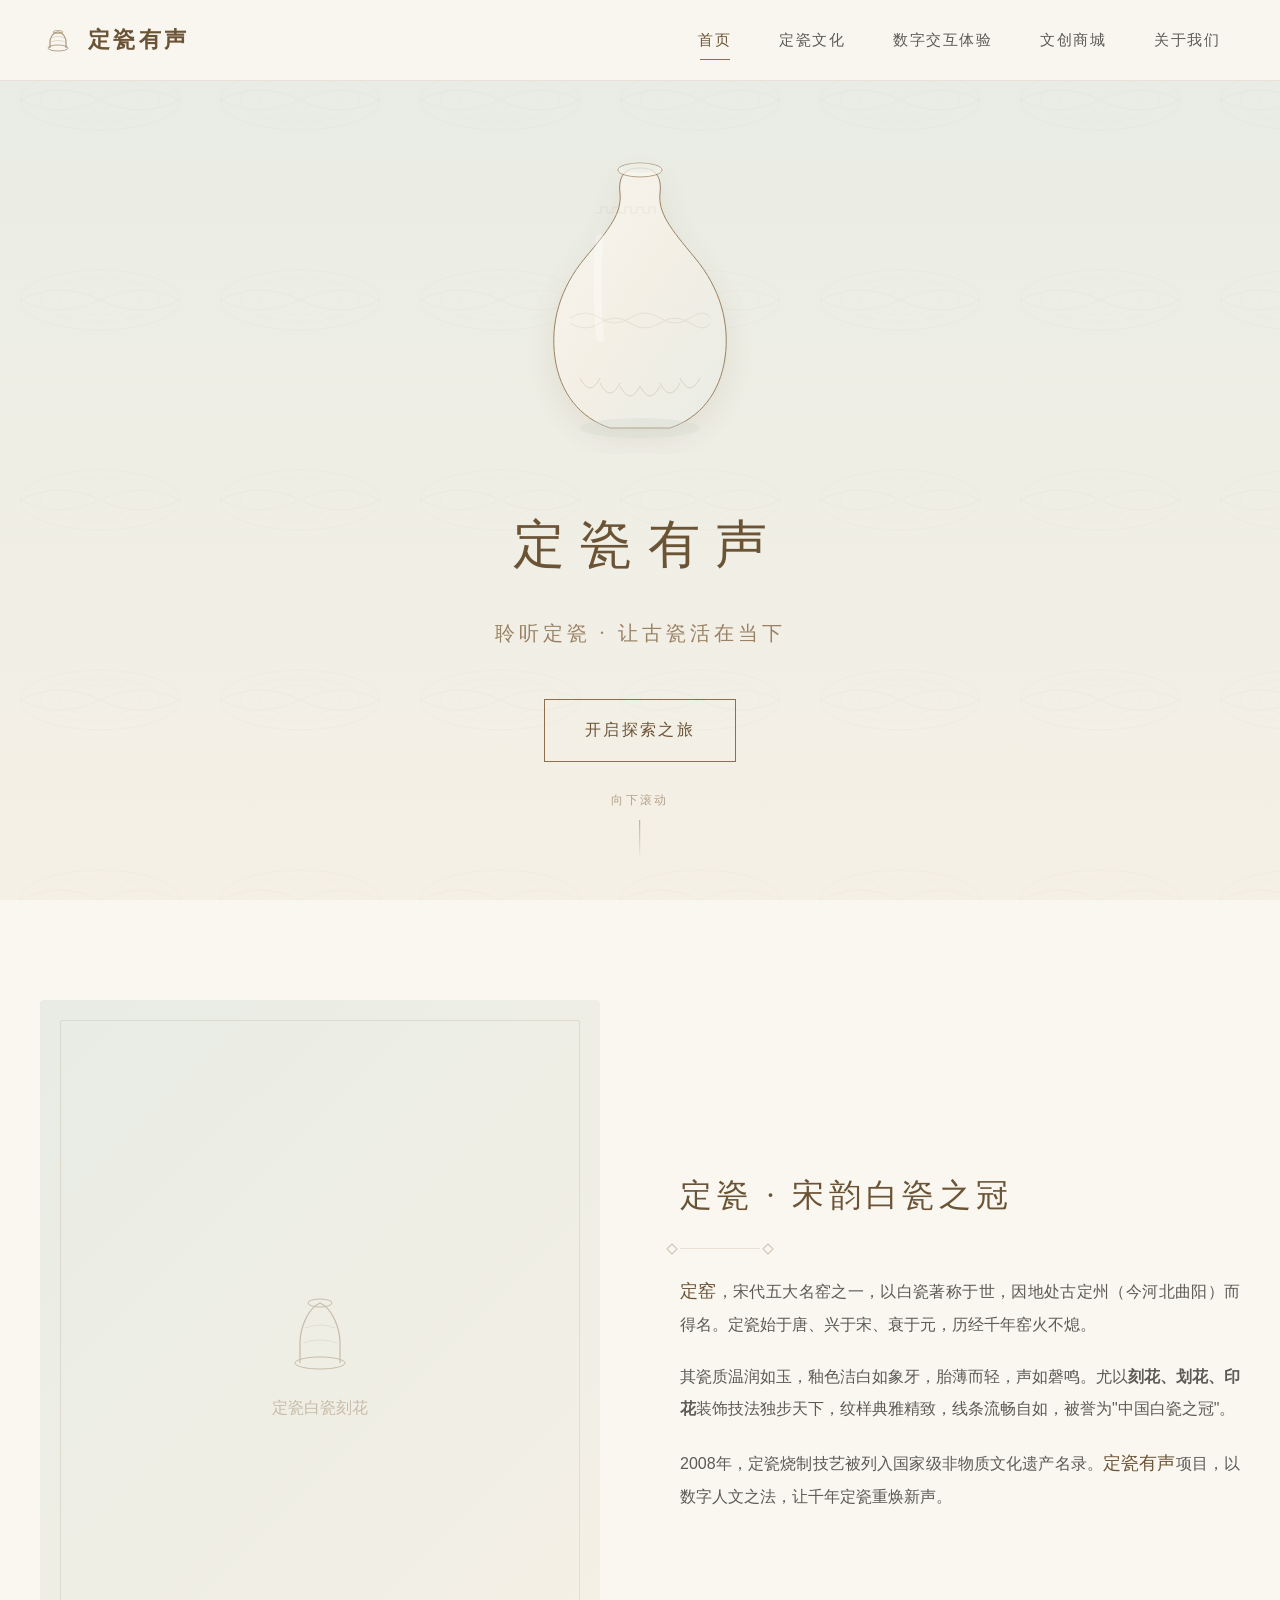
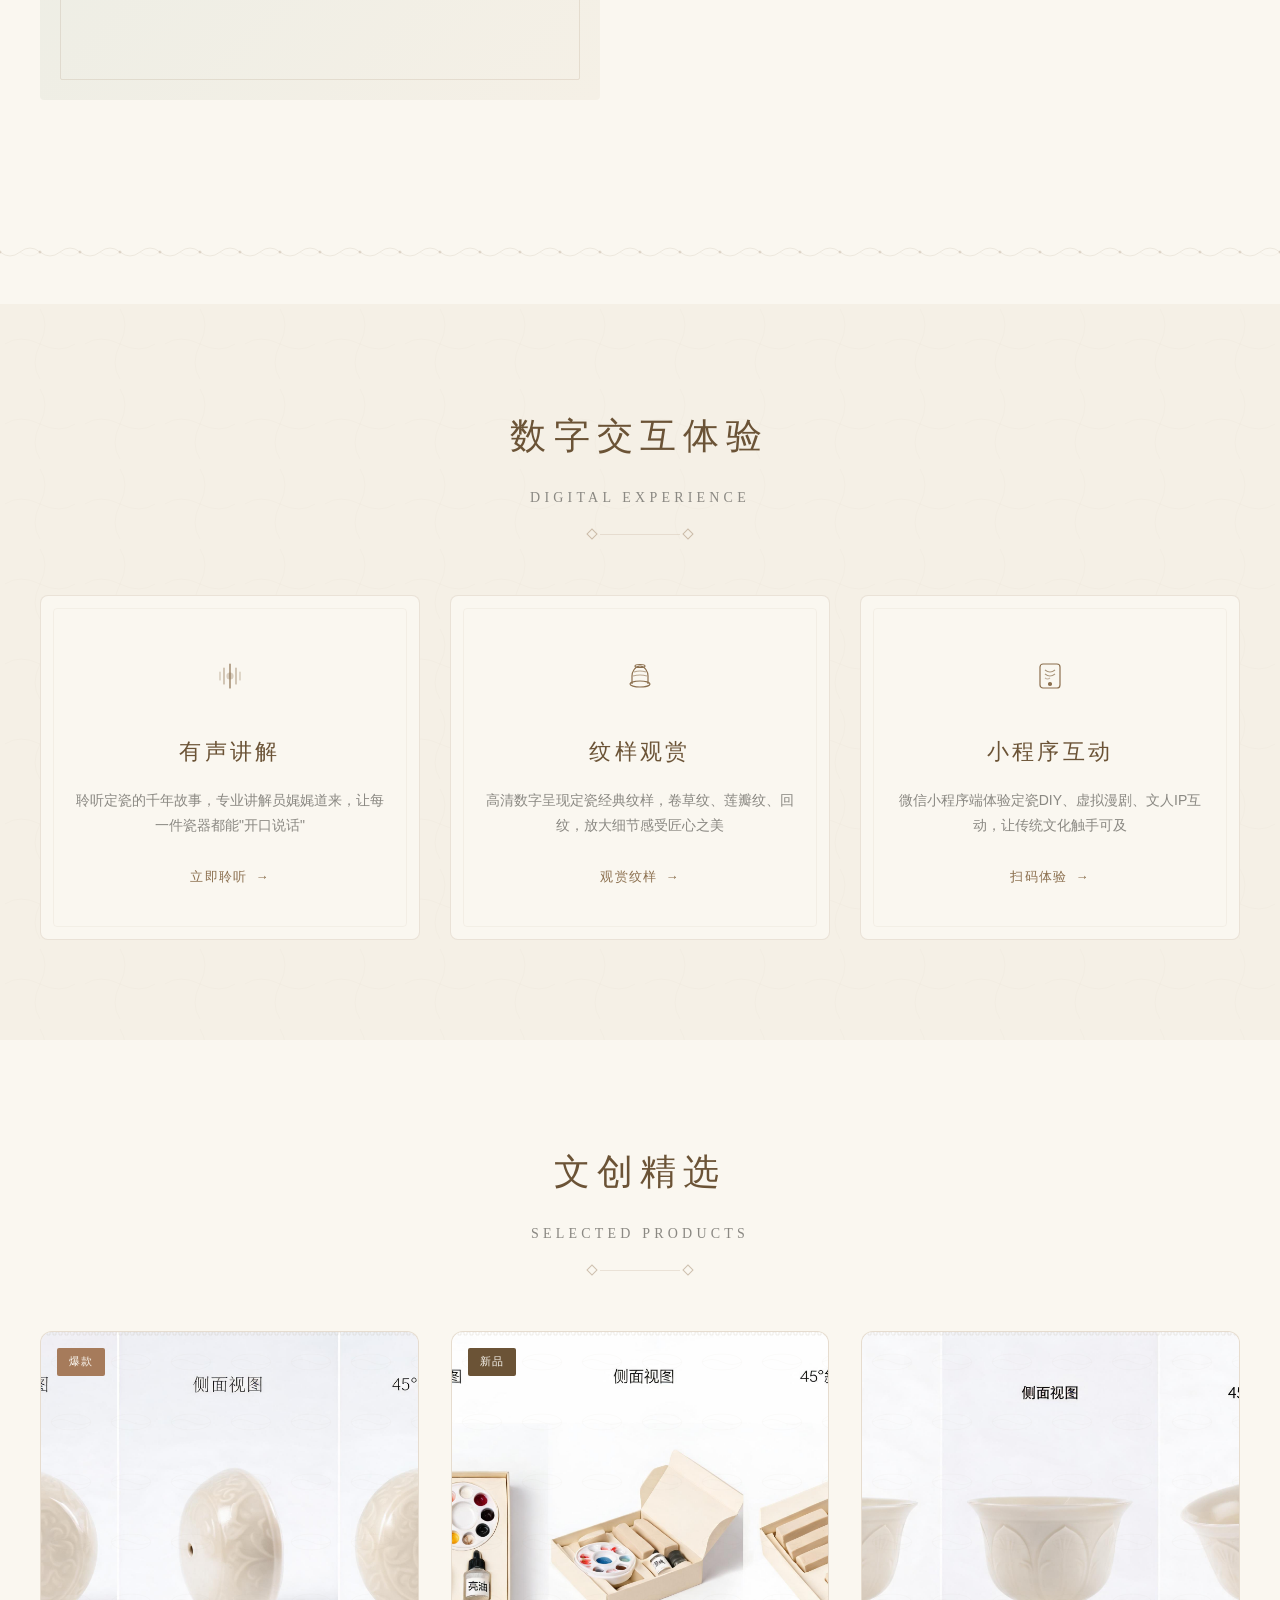
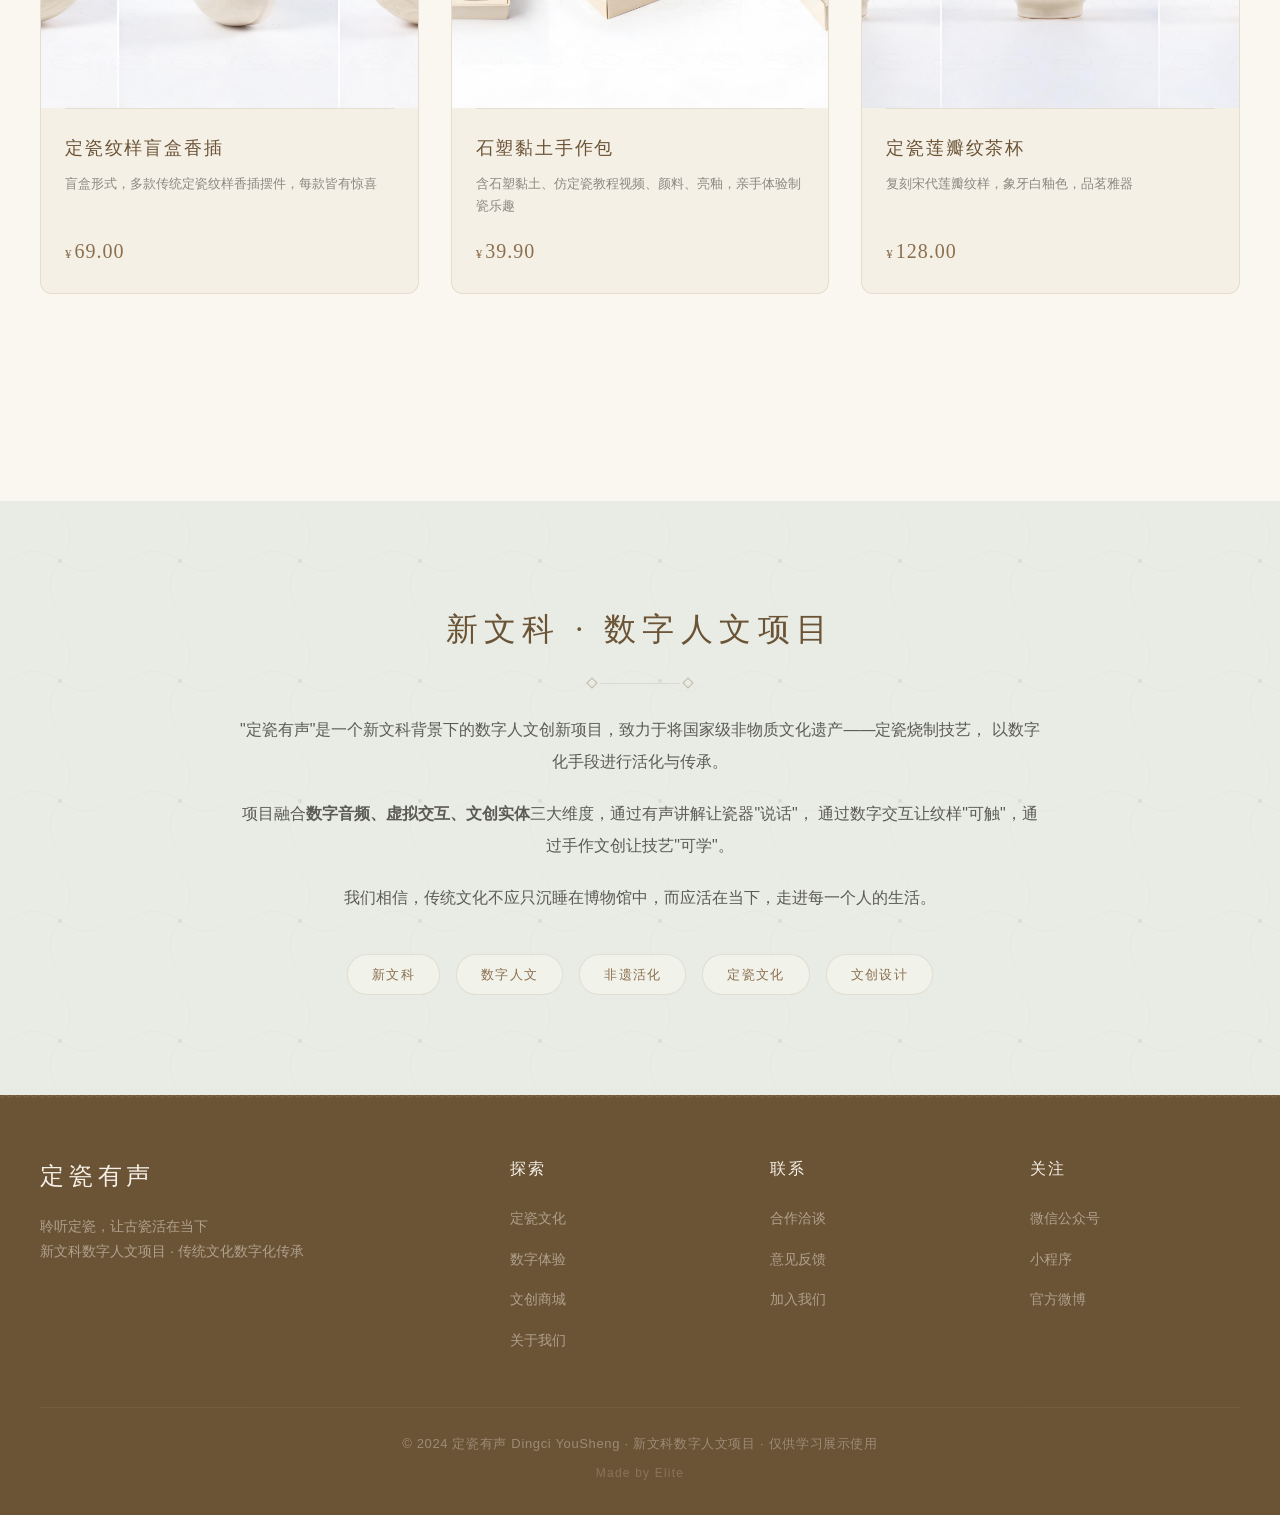
<file: index.html>
<!DOCTYPE html>
<html lang="zh-CN">
<head>
    <meta charset="UTF-8">
    <meta name="viewport" content="width=device-width, initial-scale=1.0">
    <title>定瓷有声 - 聆听定瓷，让古瓷活在当下</title>
    <meta name="description" content="定瓷有声 - 新文科数字人文项目，数字化活化定瓷非遗，传承宋代定瓷美学">
    <link rel="stylesheet" href="css/style.css">
</head>
<body>

    <!-- ========== 导航栏 ========== -->
    <nav class="navbar">
        <div class="nav-container">
            <a href="index.html" class="logo">
                <div class="logo-icon">
                    <svg width="32" height="32" viewBox="0 0 32 32" fill="none" xmlns="http://www.w3.org/2000/svg">
                        <ellipse cx="16" cy="24" rx="10" ry="3" stroke="#8B6F4E" stroke-width="1" opacity="0.6"/>
                        <path d="M8 24V18C8 14 11 8 16 8C21 8 24 14 24 18V24" stroke="#8B6F4E" stroke-width="1.2" fill="none" opacity="0.7"/>
                        <ellipse cx="16" cy="8" rx="5" ry="1.5" stroke="#8B6F4E" stroke-width="1" opacity="0.5"/>
                        <path d="M10 14C12 13 14 12.5 16 12.5C18 12.5 20 13 22 14" stroke="#8B6F4E" stroke-width="0.6" opacity="0.4"/>
                        <path d="M9 18C11.5 17 13.5 16.5 16 16.5C18.5 16.5 20.5 17 23 18" stroke="#8B6F4E" stroke-width="0.6" opacity="0.4"/>
                    </svg>
                </div>
                <span class="logo-text">定瓷有声</span>
            </a>
            <ul class="nav-links">
                <li><a href="index.html" class="active">首页</a></li>
                <li><a href="culture.html">定瓷文化</a></li>
                <li><a href="digital.html">数字交互体验</a></li>
                <li><a href="shop.html">文创商城</a></li>
                <li><a href="about.html">关于我们</a></li>
            </ul>
            <button class="menu-toggle" aria-label="菜单">
                <span></span>
                <span></span>
                <span></span>
            </button>
        </div>
    </nav>

    <!-- ========== 首屏 Hero ========== -->
    <section class="hero">
        <div class="hero-content">
            <div class="hero-vessel">
                <svg viewBox="0 0 280 320" fill="none" xmlns="http://www.w3.org/2000/svg">
                    <!-- 定瓷梅瓶剪影 -->
                    <defs>
                        <linearGradient id="vesselGrad" x1="0%" y1="0%" x2="100%" y2="100%">
                            <stop offset="0%" style="stop-color:#FAF7F0;stop-opacity:1" />
                            <stop offset="50%" style="stop-color:#F5F0E6;stop-opacity:1" />
                            <stop offset="100%" style="stop-color:#E8ECE4;stop-opacity:1" />
                        </linearGradient>
                        <filter id="vesselShadow" x="-20%" y="-10%" width="140%" height="120%">
                            <feDropShadow dx="0" dy="10" stdDeviation="15" flood-color="#8B6F4E" flood-opacity="0.15"/>
                        </filter>
                    </defs>
                    <!-- 瓶身 -->
                    <path d="M140 30 
                             C155 30 162 38 160 55
                             C158 75 170 90 195 120
                             C220 150 230 185 225 220
                             C220 255 200 280 170 290
                             L110 290
                             C80 280 60 255 55 220
                             C50 185 60 150 85 120
                             C110 90 122 75 120 55
                             C118 38 125 30 140 30 Z" 
                          fill="url(#vesselGrad)" 
                          stroke="#8B6F4E" 
                          stroke-width="1" 
                          opacity="0.85"
                          filter="url(#vesselShadow)"/>
                    <!-- 瓶口 -->
                    <ellipse cx="140" cy="32" rx="22" ry="7" fill="#FAF7F0" stroke="#8B6F4E" stroke-width="1" opacity="0.6"/>
                    <ellipse cx="140" cy="30" rx="18" ry="5" fill="#E8ECE4" opacity="0.5"/>
                    <!-- 底部椭圆 -->
                    <ellipse cx="140" cy="290" rx="60" ry="10" fill="#D4D9CF" opacity="0.4"/>
                    
                    <!-- 刻花纹样 - 莲瓣纹 -->
                    <g opacity="0.25" stroke="#8B6F4E" stroke-width="0.8" fill="none">
                        <path d="M80 240 Q90 260 100 240"/>
                        <path d="M100 245 Q110 265 120 245"/>
                        <path d="M120 248 Q130 268 140 248"/>
                        <path d="M140 248 Q150 268 160 248"/>
                        <path d="M160 245 Q170 265 180 245"/>
                        <path d="M180 240 Q190 260 200 240"/>
                    </g>
                    
                    <!-- 刻花纹样 - 卷草纹 -->
                    <g opacity="0.2" stroke="#8B6F4E" stroke-width="0.6" fill="none">
                        <path d="M70 180 Q85 170 100 180 Q115 190 130 180 Q145 170 160 180 Q175 190 190 180 Q205 170 210 180"/>
                        <path d="M70 185 Q85 195 100 185 Q115 175 130 185 Q145 195 160 185 Q175 175 190 185 Q205 195 210 185"/>
                    </g>
                    
                    <!-- 回纹边 -->
                    <g opacity="0.2" stroke="#8B6F4E" stroke-width="0.5" fill="none">
                        <path d="M95 75 h6 v-6 h6 v6 h6 v-6 h6 v6 h6 v-6 h6 v6 h6 v-6 h6 v6 h6 v-6 h6 v6"/>
                    </g>
                    
                    <!-- 高光 -->
                    <path d="M100 100 Q95 140 100 200" stroke="white" stroke-width="8" opacity="0.3" stroke-linecap="round"/>
                </svg>
            </div>
            <h1 class="hero-title">定瓷有声</h1>
            <p class="hero-subtitle">聆听定瓷 · 让古瓷活在当下</p>
            <a href="#intro" class="hero-cta">
                <span>开启探索之旅</span>
            </a>
        </div>
        <div class="hero-scroll-hint">
            <span>向下滚动</span>
            <div class="scroll-line"></div>
        </div>
    </section>

    <!-- ========== 板块1：定瓷文化简介 ========== -->
    <section class="section intro-section" id="intro">
        <div class="container">
            <div class="intro-grid">
                <div class="intro-image fade-in">
                    <div class="intro-image-placeholder">
                        <svg width="80" height="100" viewBox="0 0 80 100" fill="none" xmlns="http://www.w3.org/2000/svg">
                            <ellipse cx="40" cy="85" rx="25" ry="6" stroke="currentColor" stroke-width="1" fill="none"/>
                            <path d="M20 85 V65 C20 50 28 30 40 25 C52 30 60 50 60 65 V85" stroke="currentColor" stroke-width="1.2" fill="none"/>
                            <ellipse cx="40" cy="25" rx="12" ry="4" stroke="currentColor" stroke-width="1" fill="none"/>
                            <path d="M25 50 Q32 47 40 47 Q48 47 55 50" stroke="currentColor" stroke-width="0.5" opacity="0.6"/>
                            <path d="M23 65 Q31 62 40 62 Q49 62 57 65" stroke="currentColor" stroke-width="0.5" opacity="0.6"/>
                        </svg>
                        <span>定瓷白瓷刻花</span>
                    </div>
                </div>
                <div class="intro-text fade-in">
                    <h2>定瓷 · 宋韵白瓷之冠</h2>
                    <div class="section-divider" style="margin: 0 0 24px 0;"></div>
                    <p>
                        <span class="highlight">定窑</span>，宋代五大名窑之一，以白瓷著称于世，因地处古定州（今河北曲阳）而得名。定瓷始于唐、兴于宋、衰于元，历经千年窑火不熄。
                    </p>
                    <p>
                        其瓷质温润如玉，釉色洁白如象牙，胎薄而轻，声如磬鸣。尤以<b>刻花、划花、印花</b>装饰技法独步天下，纹样典雅精致，线条流畅自如，被誉为"中国白瓷之冠"。
                    </p>
                    <p>
                        2008年，定瓷烧制技艺被列入国家级非物质文化遗产名录。<span class="highlight">定瓷有声</span>项目，以数字人文之法，让千年定瓷重焕新声。
                    </p>
                </div>
            </div>
        </div>
    </section>

    <div class="pattern-scroll-divider"></div>

    <!-- ========== 板块2：数字体验入口 ========== -->
    <section class="section digital-entry-section">
        <div class="container">
            <div class="section-header fade-in">
                <h2 class="section-title">数字交互体验</h2>
                <p class="section-subtitle">DIGITAL EXPERIENCE</p>
                <div class="section-divider"></div>
            </div>
            <div class="digital-cards">
                <a href="digital.html#audio" class="digital-card fade-in">
                    <div class="digital-card-icon">
                        <svg width="32" height="32" viewBox="0 0 32 32" fill="none" stroke="currentColor" stroke-width="1.2">
                            <path d="M16 4 L16 28" stroke-linecap="round"/>
                            <path d="M10 8 L10 24" stroke-linecap="round" opacity="0.6"/>
                            <path d="M22 8 L22 24" stroke-linecap="round" opacity="0.6"/>
                            <path d="M6 12 L6 20" stroke-linecap="round" opacity="0.4"/>
                            <path d="M26 12 L26 20" stroke-linecap="round" opacity="0.4"/>
                            <circle cx="16" cy="16" r="3" fill="currentColor" opacity="0.3"/>
                        </svg>
                    </div>
                    <h3>有声讲解</h3>
                    <p>聆听定瓷的千年故事，专业讲解员娓娓道来，让每一件瓷器都能"开口说话"</p>
                    <span class="digital-card-link">立即聆听</span>
                </a>
                <a href="digital.html#patterns" class="digital-card fade-in" style="transition-delay: 0.1s;">
                    <div class="digital-card-icon">
                        <svg width="32" height="32" viewBox="0 0 32 32" fill="none" stroke="currentColor" stroke-width="1.2">
                            <ellipse cx="16" cy="24" rx="10" ry="3"/>
                            <path d="M8 24 V16 C8 12 11 6 16 6 C21 6 24 12 24 16 V24"/>
                            <ellipse cx="16" cy="6" rx="5" ry="1.5"/>
                            <path d="M10 12 Q13 11 16 11 Q19 11 22 12" opacity="0.6"/>
                            <path d="M9 16 Q12.5 15 16 15 Q19.5 15 23 16" opacity="0.6"/>
                        </svg>
                    </div>
                    <h3>纹样观赏</h3>
                    <p>高清数字呈现定瓷经典纹样，卷草纹、莲瓣纹、回纹，放大细节感受匠心之美</p>
                    <span class="digital-card-link">观赏纹样</span>
                </a>
                <a href="digital.html#miniprogram" class="digital-card fade-in" style="transition-delay: 0.2s;">
                    <div class="digital-card-icon">
                        <svg width="32" height="32" viewBox="0 0 32 32" fill="none" stroke="currentColor" stroke-width="1.2">
                            <rect x="6" y="4" width="20" height="24" rx="3"/>
                            <circle cx="16" cy="24" r="1.5" fill="currentColor"/>
                            <path d="M11 10 Q16 14 21 10" opacity="0.7"/>
                            <path d="M11 14 Q16 18 21 14" opacity="0.7"/>
                            <path d="M11 18 Q13.5 20 16 18" opacity="0.5"/>
                        </svg>
                    </div>
                    <h3>小程序互动</h3>
                    <p>微信小程序端体验定瓷DIY、虚拟漫剧、文人IP互动，让传统文化触手可及</p>
                    <span class="digital-card-link">扫码体验</span>
                </a>
            </div>
        </div>
    </section>

    <!-- ========== 板块3：文创产品精选 ========== -->
    <section class="section featured-products">
        <div class="container">
            <div class="section-header fade-in">
                <h2 class="section-title">文创精选</h2>
                <p class="section-subtitle">SELECTED PRODUCTS</p>
                <div class="section-divider"></div>
            </div>
            <div class="products-grid">
                <!-- 商品1 -->
                <a href="shop.html" class="product-card fade-in">
                    <span class="product-badge hot">爆款</span>
                    <div class="product-image">
                        <img src="assets/product-xiangcha.jpg" alt="定瓷纹样盲盒香插" style="width:100%; height:100%; object-fit:cover;">
                    </div>
                    <div class="product-info">
                        <h4 class="product-name">定瓷纹样盲盒香插</h4>
                        <p class="product-desc">盲盒形式，多款传统定瓷纹样香插摆件，每款皆有惊喜</p>
                        <div class="product-price"><span class="unit">¥</span>69.00</div>
                    </div>
                </a>
                <!-- 商品2 -->
                <a href="shop.html" class="product-card fade-in" style="transition-delay: 0.1s;">
                    <span class="product-badge new">新品</span>
                    <div class="product-image">
                        <img src="assets/product-diy.jpg" alt="石塑黏土手作包" style="width:100%; height:100%; object-fit:cover;">
                    </div>
                    <div class="product-info">
                        <h4 class="product-name">石塑黏土手作包</h4>
                        <p class="product-desc">含石塑黏土、仿定瓷教程视频、颜料、亮釉，亲手体验制瓷乐趣</p>
                        <div class="product-price"><span class="unit">¥</span>39.90</div>
                    </div>
                </a>
                <!-- 商品3 -->
                <a href="shop.html" class="product-card fade-in" style="transition-delay: 0.2s;">
                    <div class="product-image">
                        <img src="assets/product-teacup.jpg" alt="定瓷莲瓣纹茶杯" style="width:100%; height:100%; object-fit:cover;">
                    </div>
                    <div class="product-info">
                        <h4 class="product-name">定瓷莲瓣纹茶杯</h4>
                        <p class="product-desc">复刻宋代莲瓣纹样，象牙白釉色，品茗雅器</p>
                        <div class="product-price"><span class="unit">¥</span>128.00</div>
                    </div>
                </a>
            </div>
            <div class="more-products fade-in">
                <a href="shop.html">浏览全部商品 →</a>
            </div>
        </div>
    </section>

    <!-- ========== 板块4：项目介绍 ========== -->
    <section class="section project-section">
        <div class="container">
            <div class="project-content fade-in">
                <h2>新文科 · 数字人文项目</h2>
                <div class="section-divider"></div>
                <p style="margin-top: 30px;">
                    "定瓷有声"是一个新文科背景下的数字人文创新项目，致力于将国家级非物质文化遗产——定瓷烧制技艺，
                    以数字化手段进行活化与传承。
                </p>
                <p>
                    项目融合<b>数字音频、虚拟交互、文创实体</b>三大维度，通过有声讲解让瓷器"说话"，
                    通过数字交互让纹样"可触"，通过手作文创让技艺"可学"。
                </p>
                <p>
                    我们相信，传统文化不应只沉睡在博物馆中，而应活在当下，走进每一个人的生活。
                </p>
                <div class="project-tags">
                    <span class="project-tag">新文科</span>
                    <span class="project-tag">数字人文</span>
                    <span class="project-tag">非遗活化</span>
                    <span class="project-tag">定瓷文化</span>
                    <span class="project-tag">文创设计</span>
                </div>
            </div>
        </div>
    </section>

    <!-- ========== 页脚 ========== -->
    <footer class="footer">
        <div class="container">
            <div class="footer-content">
                <div class="footer-brand">
                    <h3>定瓷有声</h3>
                    <p>聆听定瓷，让古瓷活在当下<br>
                    新文科数字人文项目 · 传统文化数字化传承</p>
                </div>
                <div class="footer-col">
                    <h4>探索</h4>
                    <ul>
                        <li><a href="culture.html">定瓷文化</a></li>
                        <li><a href="digital.html">数字体验</a></li>
                        <li><a href="shop.html">文创商城</a></li>
                        <li><a href="about.html">关于我们</a></li>
                    </ul>
                </div>
                <div class="footer-col">
                    <h4>联系</h4>
                    <ul>
                        <li><a href="#">合作洽谈</a></li>
                        <li><a href="#">意见反馈</a></li>
                        <li><a href="#">加入我们</a></li>
                    </ul>
                </div>
                <div class="footer-col">
                    <h4>关注</h4>
                    <ul>
                        <li><a href="#">微信公众号</a></li>
                        <li><a href="#">小程序</a></li>
                        <li><a href="#">官方微博</a></li>
                    </ul>
                </div>
            </div>
            <div class="footer-bottom">
                <p>© 2024 定瓷有声 Dingci YouSheng · 新文科数字人文项目 · 仅供学习展示使用</p>
                <p style="margin-top: 8px; font-size: 12px; opacity: 0.6; letter-spacing: 0.1em;">Made by Elite</p>
            </div>
        </div>
    </footer>

    <script src="js/main.js"></script>
</body>
</html>
</file>
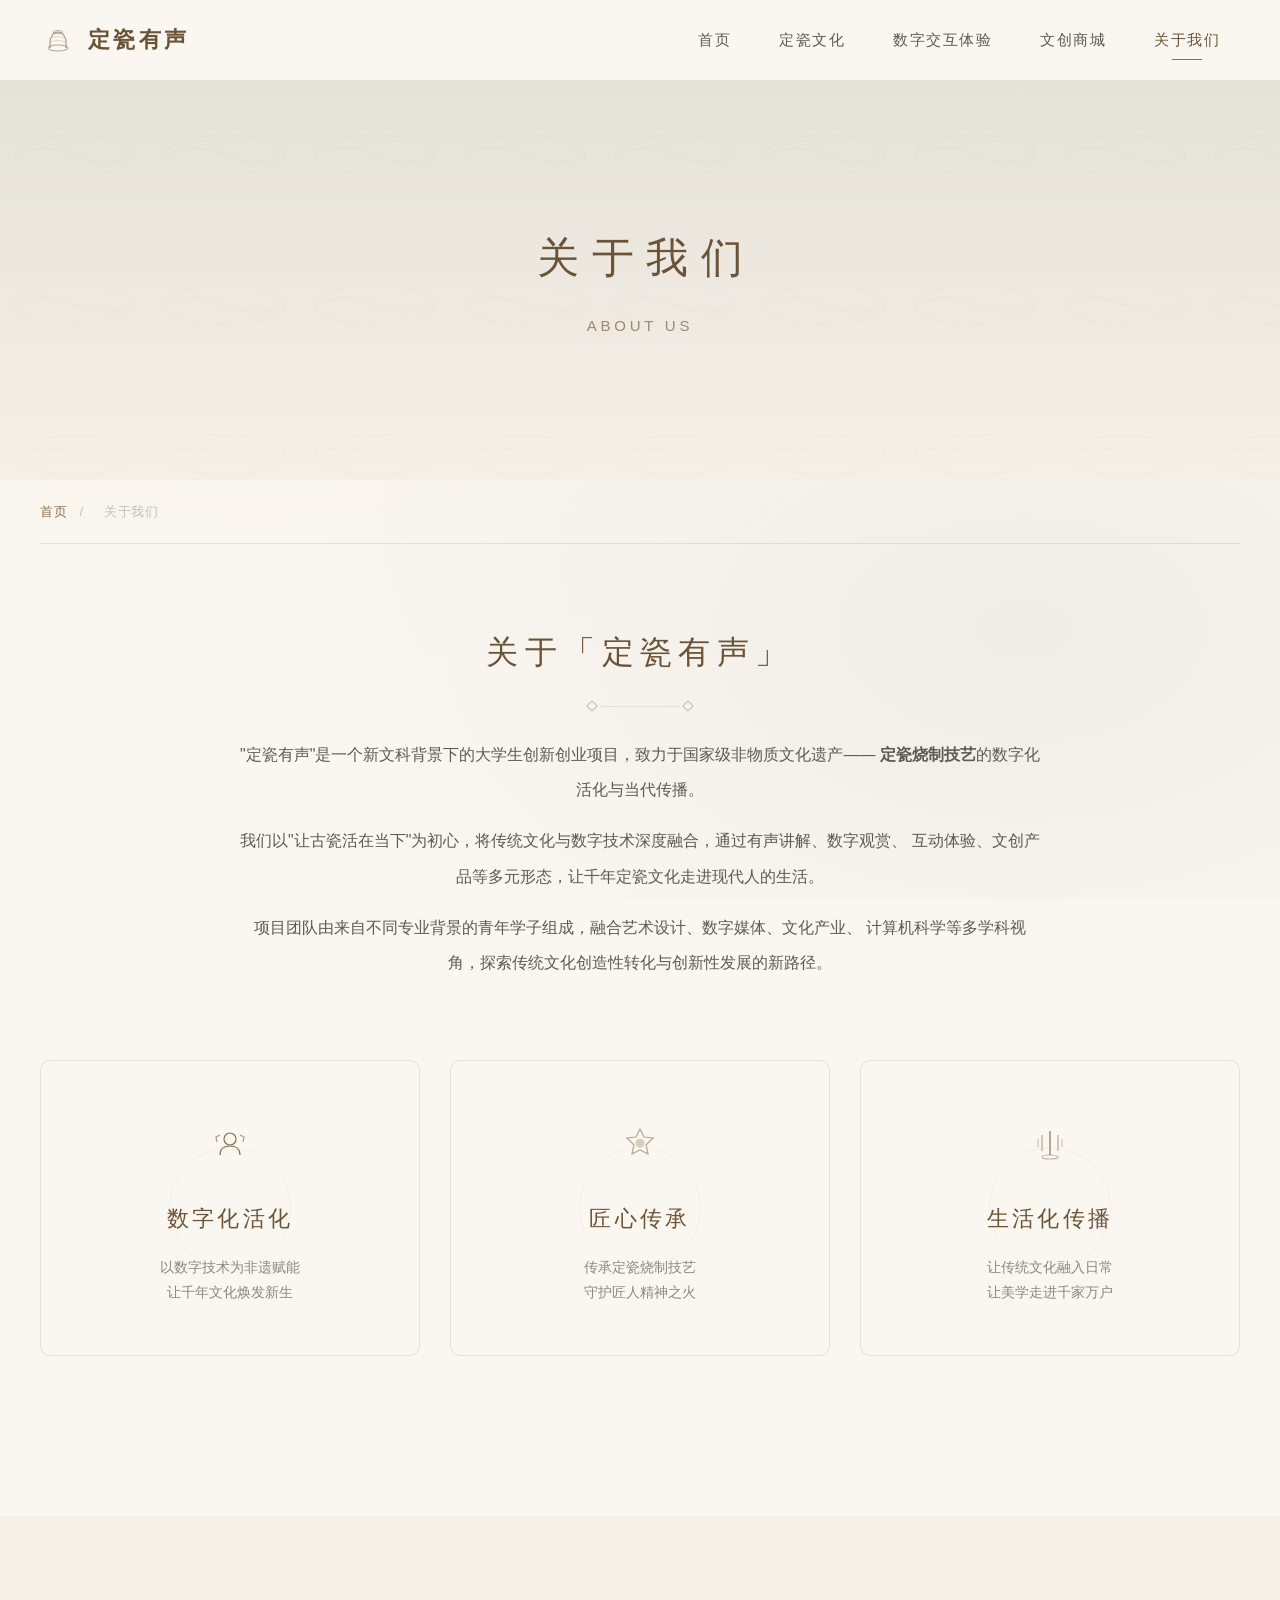
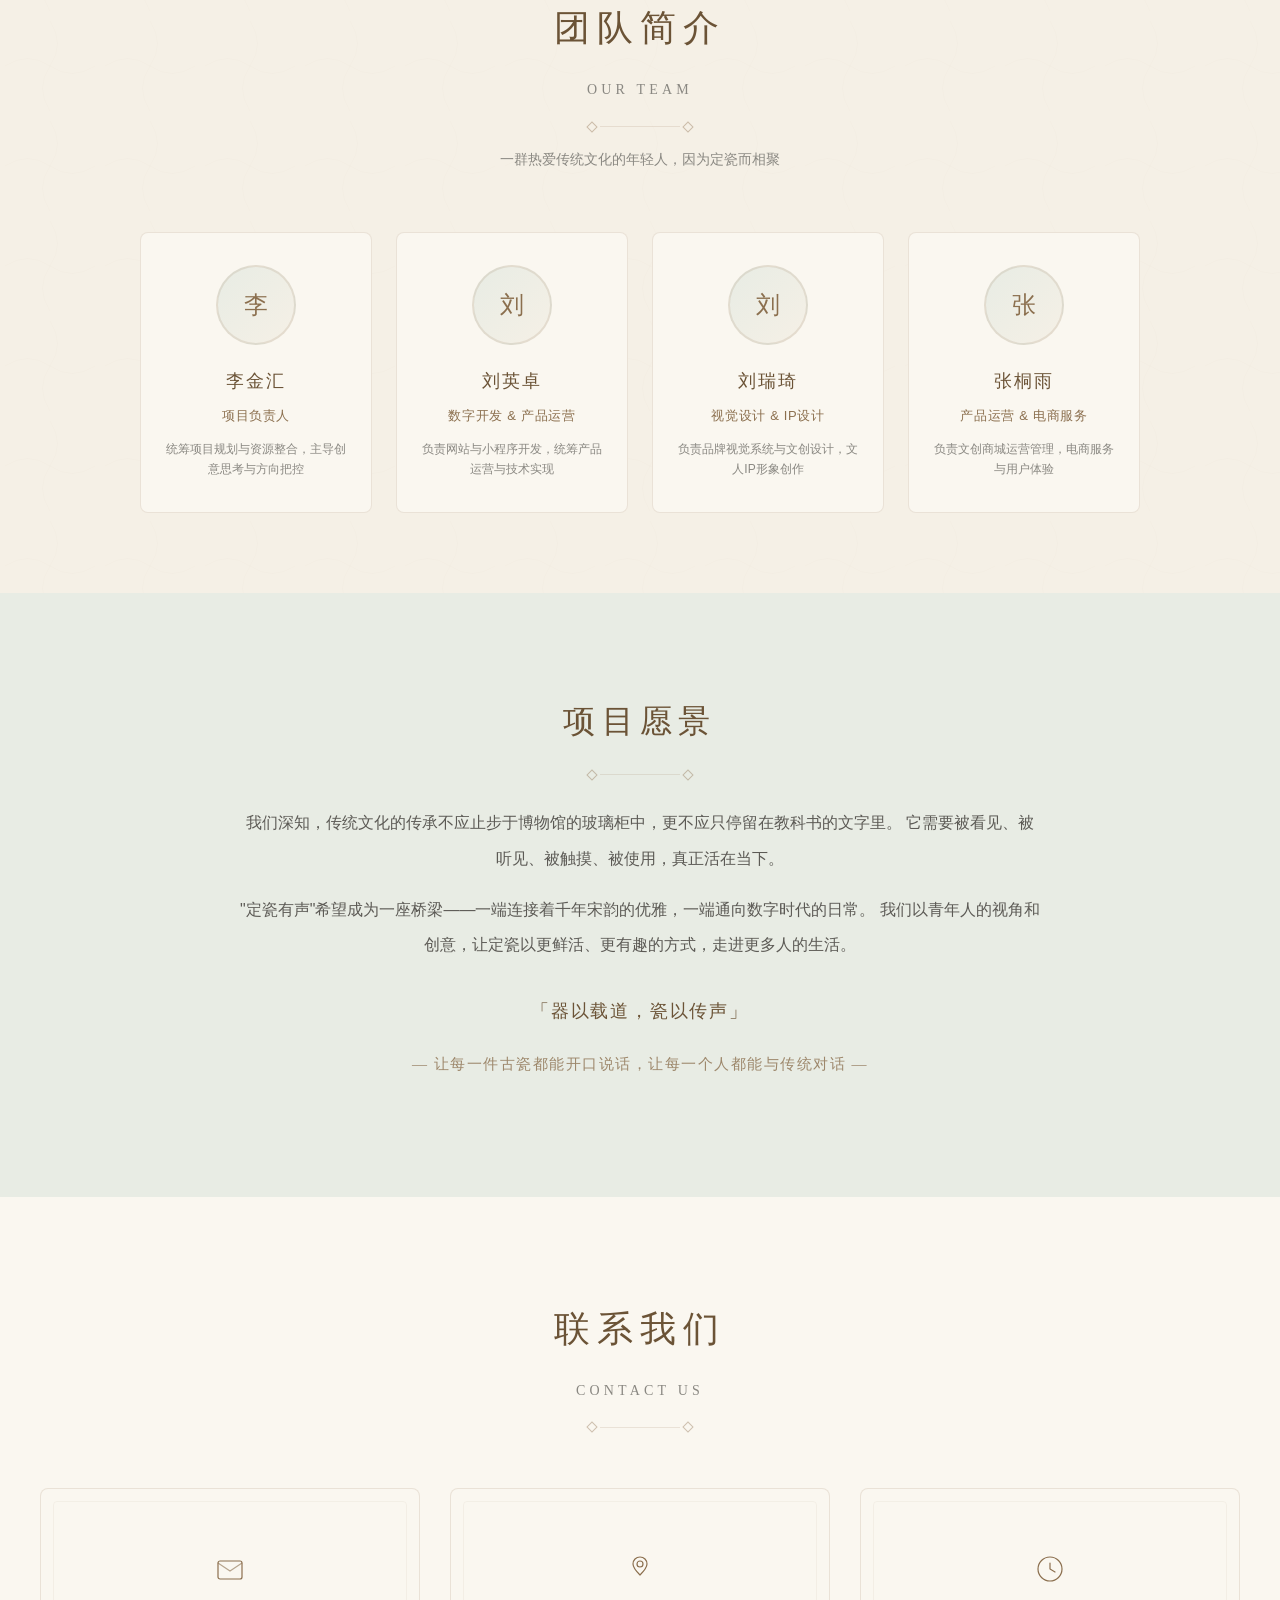
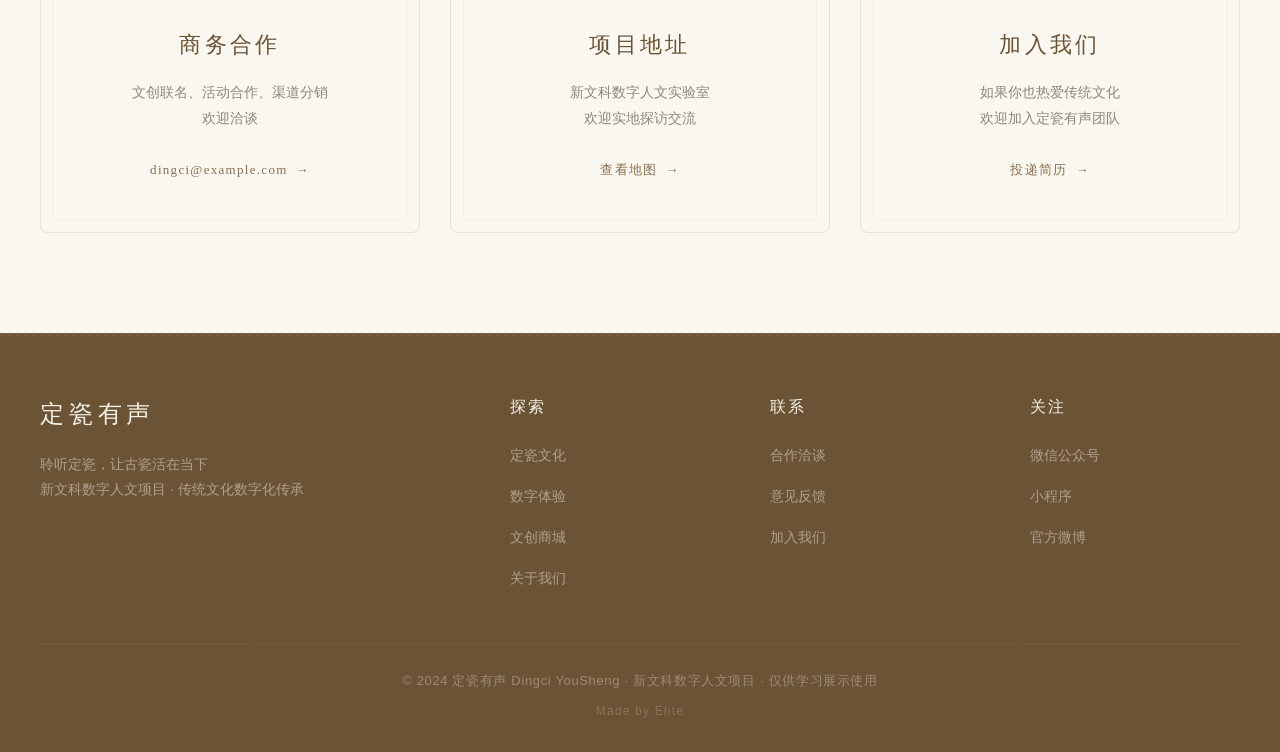
<file: about.html>
<!DOCTYPE html>
<html lang="zh-CN">
<head>
    <meta charset="UTF-8">
    <meta name="viewport" content="width=device-width, initial-scale=1.0">
    <title>关于我们 - 定瓷有声</title>
    <meta name="description" content="定瓷有声项目介绍、团队简介、项目愿景">
    <link rel="stylesheet" href="css/style.css">
</head>
<body>

    <!-- 导航栏 -->
    <nav class="navbar">
        <div class="nav-container">
            <a href="index.html" class="logo">
                <div class="logo-icon">
                    <svg width="32" height="32" viewBox="0 0 32 32" fill="none" xmlns="http://www.w3.org/2000/svg">
                        <ellipse cx="16" cy="24" rx="10" ry="3" stroke="#8B6F4E" stroke-width="1" opacity="0.6"/>
                        <path d="M8 24V18C8 14 11 8 16 8C21 8 24 14 24 18V24" stroke="#8B6F4E" stroke-width="1.2" fill="none" opacity="0.7"/>
                        <ellipse cx="16" cy="8" rx="5" ry="1.5" stroke="#8B6F4E" stroke-width="1" opacity="0.5"/>
                        <path d="M10 14C12 13 14 12.5 16 12.5C18 12.5 20 13 22 14" stroke="#8B6F4E" stroke-width="0.6" opacity="0.4"/>
                        <path d="M9 18C11.5 17 13.5 16.5 16 16.5C18.5 16.5 20.5 17 23 18" stroke="#8B6F4E" stroke-width="0.6" opacity="0.4"/>
                    </svg>
                </div>
                <span class="logo-text">定瓷有声</span>
            </a>
            <ul class="nav-links">
                <li><a href="index.html">首页</a></li>
                <li><a href="culture.html">定瓷文化</a></li>
                <li><a href="digital.html">数字交互体验</a></li>
                <li><a href="shop.html">文创商城</a></li>
                <li><a href="about.html" class="active">关于我们</a></li>
            </ul>
            <button class="menu-toggle" aria-label="菜单">
                <span></span>
                <span></span>
                <span></span>
            </button>
        </div>
    </nav>

    <!-- 页面Hero -->
    <section class="page-hero about-hero">
        <div class="page-hero-content">
            <h1 class="page-hero-title">关于我们</h1>
            <p class="page-hero-subtitle">ABOUT US</p>
        </div>
    </section>

    <!-- 面包屑 -->
    <div class="container">
        <div class="breadcrumb">
            <a href="index.html">首页</a>
            <span>/</span>
            <span>关于我们</span>
        </div>
    </div>

    <!-- 项目介绍 -->
    <section class="about-section">
        <div class="container">
            <div class="about-intro fade-in">
                <h2>关于「定瓷有声」</h2>
                <div class="section-divider"></div>
                <p style="margin-top: 30px;">
                    "定瓷有声"是一个新文科背景下的大学生创新创业项目，致力于国家级非物质文化遗产——
                    <b>定瓷烧制技艺</b>的数字化活化与当代传播。
                </p>
                <p>
                    我们以"让古瓷活在当下"为初心，将传统文化与数字技术深度融合，通过有声讲解、数字观赏、
                    互动体验、文创产品等多元形态，让千年定瓷文化走进现代人的生活。
                </p>
                <p>
                    项目团队由来自不同专业背景的青年学子组成，融合艺术设计、数字媒体、文化产业、
                    计算机科学等多学科视角，探索传统文化创造性转化与创新性发展的新路径。
                </p>
            </div>

            <!-- 愿景 -->
            <div class="vision-grid">
                <div class="vision-card fade-in">
                    <div class="vision-icon">
                        <svg width="36" height="36" viewBox="0 0 36 36" fill="none" stroke="currentColor" stroke-width="1.2">
                            <circle cx="18" cy="14" r="6"/>
                            <path d="M8 30 C8 24 12 21 18 21 C24 21 28 24 28 30"/>
                            <path d="M28 10 L32 12 L31 17" opacity="0.7"/>
                            <path d="M8 10 L4 12 L5 17" opacity="0.7"/>
                        </svg>
                    </div>
                    <h3>数字化活化</h3>
                    <p>以数字技术为非遗赋能<br>让千年文化焕发新生</p>
                </div>
                <div class="vision-card fade-in" style="transition-delay: 0.1s;">
                    <div class="vision-icon">
                        <svg width="36" height="36" viewBox="0 0 36 36" fill="none" stroke="currentColor" stroke-width="1.2">
                            <path d="M18 4 L22 12 L31 13 L24 20 L26 29 L18 25 L10 29 L12 20 L5 13 L14 12 Z" opacity="0.6"/>
                            <circle cx="18" cy="18" r="4" fill="currentColor" opacity="0.3"/>
                        </svg>
                    </div>
                    <h3>匠心传承</h3>
                    <p>传承定瓷烧制技艺<br>守护匠人精神之火</p>
                </div>
                <div class="vision-card fade-in" style="transition-delay: 0.2s;">
                    <div class="vision-icon">
                        <svg width="36" height="36" viewBox="0 0 36 36" fill="none" stroke="currentColor" stroke-width="1.2">
                            <path d="M18 6 L18 30"/>
                            <path d="M10 10 L10 26" opacity="0.6"/>
                            <path d="M26 10 L26 26" opacity="0.6"/>
                            <path d="M6 14 L6 22" opacity="0.4"/>
                            <path d="M30 14 L30 22" opacity="0.4"/>
                            <ellipse cx="18" cy="32" rx="8" ry="2" opacity="0.5"/>
                        </svg>
                    </div>
                    <h3>生活化传播</h3>
                    <p>让传统文化融入日常<br>让美学走进千家万户</p>
                </div>
            </div>
        </div>
    </section>

    <!-- 团队介绍 -->
    <section class="team-section">
        <div class="container">
            <div class="section-header fade-in">
                <h2 class="section-title">团队简介</h2>
                <p class="section-subtitle">OUR TEAM</p>
                <div class="section-divider"></div>
                <p style="max-width: 600px; margin: 20px auto 0; font-size: 14px; color: var(--light-ink); line-height: 1.8;">
                    一群热爱传统文化的年轻人，因为定瓷而相聚
                </p>
            </div>
            <div class="team-grid" style="grid-template-columns: repeat(4, 1fr); max-width: 1000px; margin: 0 auto;">
                <div class="team-member fade-in">
                    <div class="member-avatar">李</div>
                    <div class="member-name">李金汇</div>
                    <div class="member-role">项目负责人</div>
                    <div class="member-desc">统筹项目规划与资源整合，主导创意思考与方向把控</div>
                </div>
                <div class="team-member fade-in" style="transition-delay: 0.1s;">
                    <div class="member-avatar">刘</div>
                    <div class="member-name">刘英卓</div>
                    <div class="member-role">数字开发 & 产品运营</div>
                    <div class="member-desc">负责网站与小程序开发，统筹产品运营与技术实现</div>
                </div>
                <div class="team-member fade-in" style="transition-delay: 0.2s;">
                    <div class="member-avatar">刘</div>
                    <div class="member-name">刘瑞琦</div>
                    <div class="member-role">视觉设计 & IP设计</div>
                    <div class="member-desc">负责品牌视觉系统与文创设计，文人IP形象创作</div>
                </div>
                <div class="team-member fade-in" style="transition-delay: 0.3s;">
                    <div class="member-avatar">张</div>
                    <div class="member-name">张桐雨</div>
                    <div class="member-role">产品运营 & 电商服务</div>
                    <div class="member-desc">负责文创商城运营管理，电商服务与用户体验</div>
                </div>
            </div>
        </div>
    </section>

    <!-- 项目愿景 -->
    <section class="section" style="background: var(--soft-celadon); position: relative;">
        <div class="container" style="position: relative; z-index: 1;">
            <div class="about-intro fade-in" style="margin-bottom: 0;">
                <h2>项目愿景</h2>
                <div class="section-divider"></div>
                <p style="margin-top: 30px;">
                    我们深知，传统文化的传承不应止步于博物馆的玻璃柜中，更不应只停留在教科书的文字里。
                    它需要被看见、被听见、被触摸、被使用，真正活在当下。
                </p>
                <p>
                    "定瓷有声"希望成为一座桥梁——一端连接着千年宋韵的优雅，一端通向数字时代的日常。
                    我们以青年人的视角和创意，让定瓷以更鲜活、更有趣的方式，走进更多人的生活。
                </p>
                <p style="font-family: var(--font-serif); font-size: 18px; color: var(--deep-tea); margin-top: 30px; letter-spacing: 0.1em;">
                    「器以载道，瓷以传声」
                </p>
                <p style="font-family: var(--font-serif); font-size: 15px; color: var(--tea-brown); letter-spacing: 0.1em; opacity: 0.8;">
                    — 让每一件古瓷都能开口说话，让每一个人都能与传统对话 —
                </p>
            </div>
        </div>
    </section>

    <!-- 联系我们 -->
    <section class="section">
        <div class="container">
            <div class="section-header fade-in">
                <h2 class="section-title">联系我们</h2>
                <p class="section-subtitle">CONTACT US</p>
                <div class="section-divider"></div>
            </div>
            <div class="digital-cards">
                <div class="digital-card fade-in">
                    <div class="digital-card-icon">
                        <svg width="32" height="32" viewBox="0 0 32 32" fill="none" stroke="currentColor" stroke-width="1.2">
                            <rect x="4" y="8" width="24" height="18" rx="2"/>
                            <path d="M4 10 L16 18 L28 10" opacity="0.6"/>
                        </svg>
                    </div>
                    <h3>商务合作</h3>
                    <p>文创联名、活动合作、渠道分销<br>欢迎洽谈</p>
                    <span class="digital-card-link">dingci@example.com</span>
                </div>
                <div class="digital-card fade-in" style="transition-delay: 0.1s;">
                    <div class="digital-card-icon">
                        <svg width="32" height="32" viewBox="0 0 32 32" fill="none" stroke="currentColor" stroke-width="1.2">
                            <path d="M16 4 C12 4 9 7 9 11 C9 15 16 22 16 22 C16 22 23 15 23 11 C23 7 20 4 16 4 Z"/>
                            <circle cx="16" cy="11" r="3"/>
                        </svg>
                    </div>
                    <h3>项目地址</h3>
                    <p>新文科数字人文实验室<br>欢迎实地探访交流</p>
                    <span class="digital-card-link">查看地图</span>
                </div>
                <div class="digital-card fade-in" style="transition-delay: 0.2s;">
                    <div class="digital-card-icon">
                        <svg width="32" height="32" viewBox="0 0 32 32" fill="none" stroke="currentColor" stroke-width="1.2">
                            <circle cx="16" cy="16" r="12"/>
                            <path d="M16 10 L16 16 L21 19" stroke-linecap="round"/>
                        </svg>
                    </div>
                    <h3>加入我们</h3>
                    <p>如果你也热爱传统文化<br>欢迎加入定瓷有声团队</p>
                    <span class="digital-card-link">投递简历</span>
                </div>
            </div>
        </div>
    </section>

    <!-- 页脚 -->
    <footer class="footer">
        <div class="container">
            <div class="footer-content">
                <div class="footer-brand">
                    <h3>定瓷有声</h3>
                    <p>聆听定瓷，让古瓷活在当下<br>
                    新文科数字人文项目 · 传统文化数字化传承</p>
                </div>
                <div class="footer-col">
                    <h4>探索</h4>
                    <ul>
                        <li><a href="culture.html">定瓷文化</a></li>
                        <li><a href="digital.html">数字体验</a></li>
                        <li><a href="shop.html">文创商城</a></li>
                        <li><a href="about.html">关于我们</a></li>
                    </ul>
                </div>
                <div class="footer-col">
                    <h4>联系</h4>
                    <ul>
                        <li><a href="#">合作洽谈</a></li>
                        <li><a href="#">意见反馈</a></li>
                        <li><a href="#">加入我们</a></li>
                    </ul>
                </div>
                <div class="footer-col">
                    <h4>关注</h4>
                    <ul>
                        <li><a href="#">微信公众号</a></li>
                        <li><a href="#">小程序</a></li>
                        <li><a href="#">官方微博</a></li>
                    </ul>
                </div>
            </div>
            <div class="footer-bottom">
                <p>© 2024 定瓷有声 Dingci YouSheng · 新文科数字人文项目 · 仅供学习展示使用</p>
                <p style="margin-top: 8px; font-size: 12px; opacity: 0.6; letter-spacing: 0.1em;">Made by Elite</p>
            </div>
        </div>
    </footer>

    <script src="js/main.js"></script>
</body>
</html>
</file>
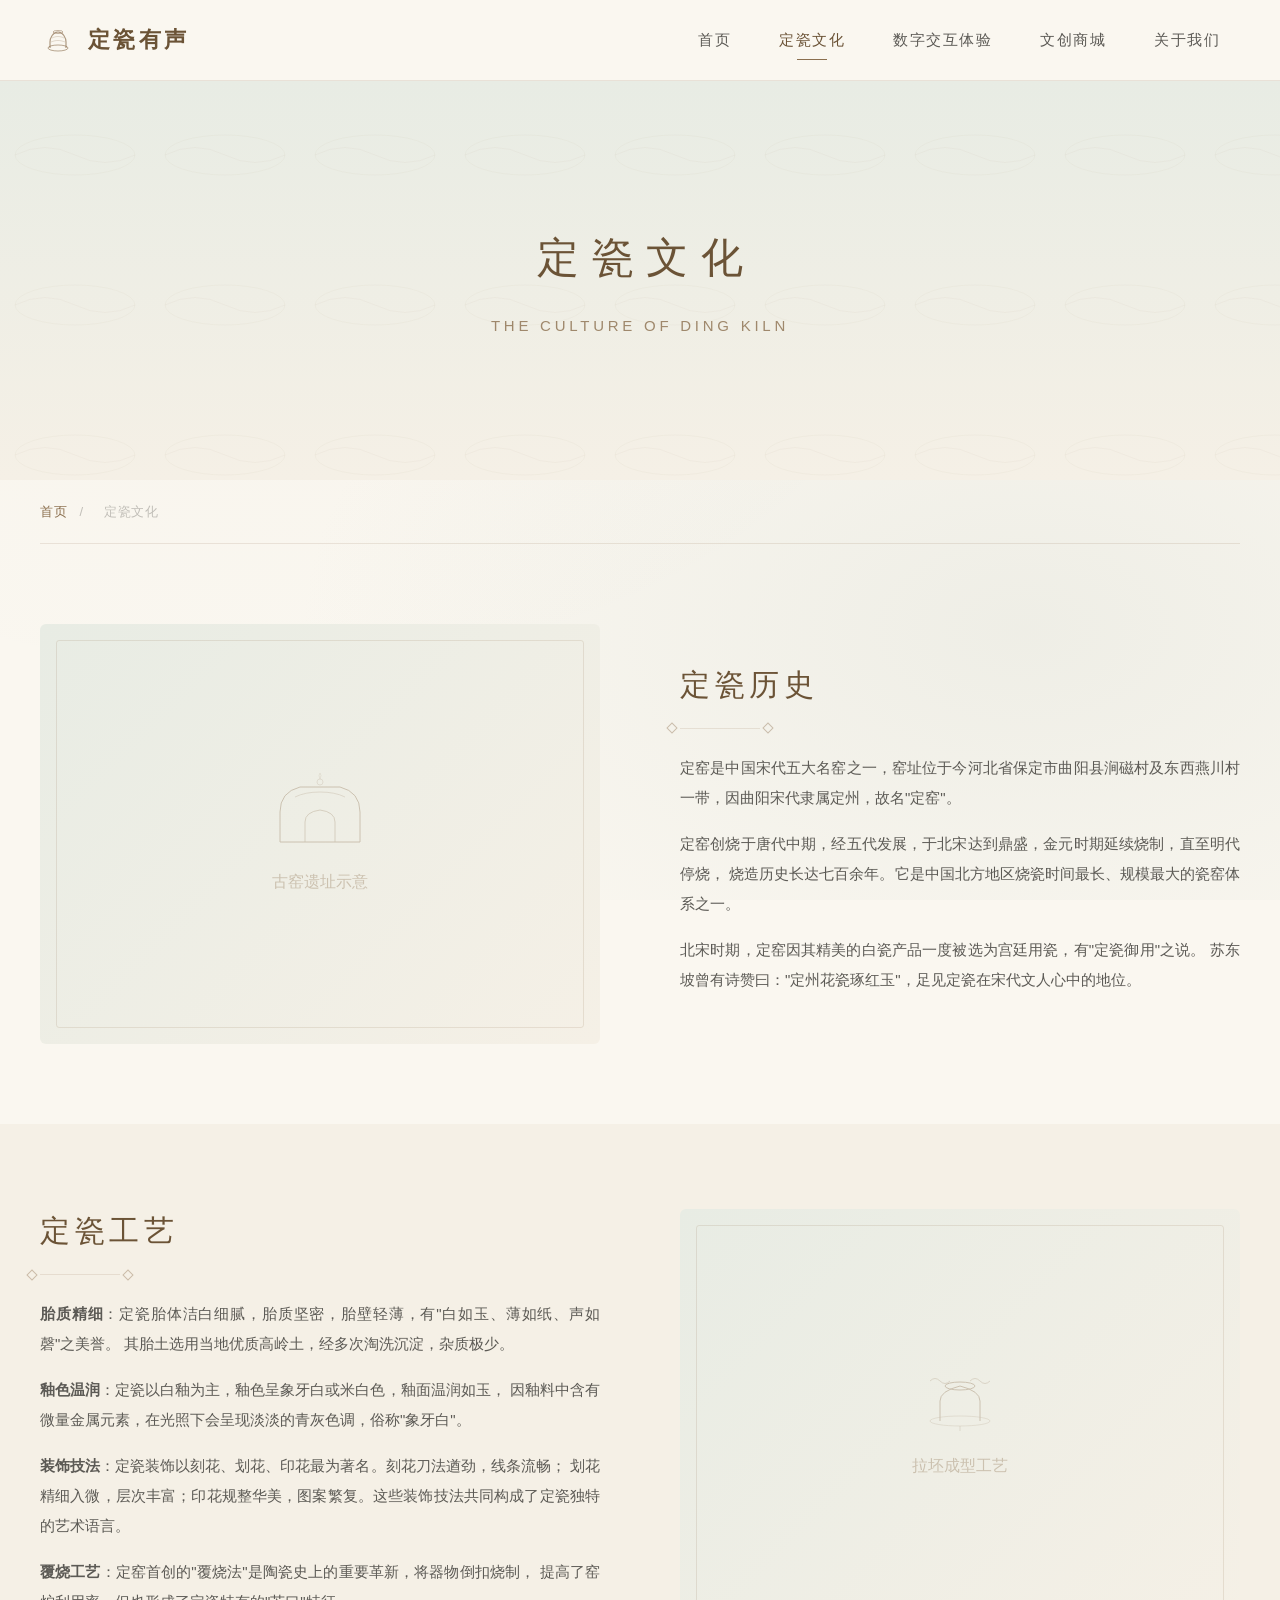
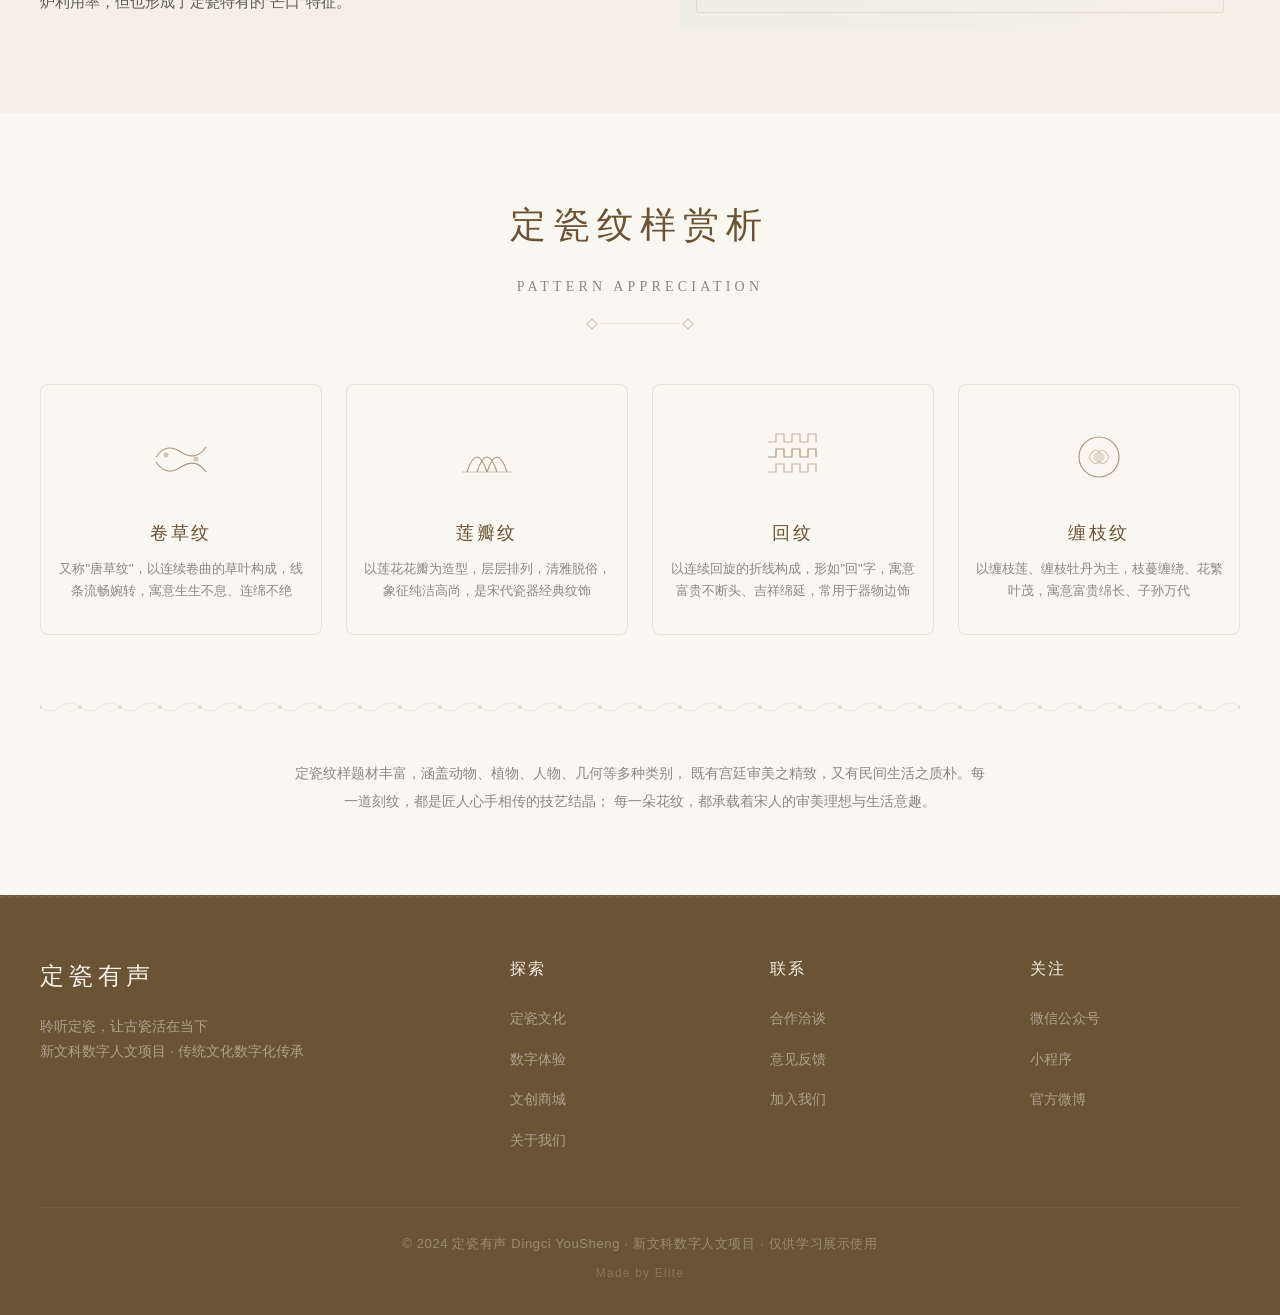
<file: culture.html>
<!DOCTYPE html>
<html lang="zh-CN">
<head>
    <meta charset="UTF-8">
    <meta name="viewport" content="width=device-width, initial-scale=1.0">
    <title>定瓷文化 - 定瓷有声</title>
    <meta name="description" content="定瓷历史科普、工艺讲解、纹样赏析">
    <link rel="stylesheet" href="css/style.css">
</head>
<body>

    <!-- 导航栏 -->
    <nav class="navbar">
        <div class="nav-container">
            <a href="index.html" class="logo">
                <div class="logo-icon">
                    <svg width="32" height="32" viewBox="0 0 32 32" fill="none" xmlns="http://www.w3.org/2000/svg">
                        <ellipse cx="16" cy="24" rx="10" ry="3" stroke="#8B6F4E" stroke-width="1" opacity="0.6"/>
                        <path d="M8 24V18C8 14 11 8 16 8C21 8 24 14 24 18V24" stroke="#8B6F4E" stroke-width="1.2" fill="none" opacity="0.7"/>
                        <ellipse cx="16" cy="8" rx="5" ry="1.5" stroke="#8B6F4E" stroke-width="1" opacity="0.5"/>
                        <path d="M10 14C12 13 14 12.5 16 12.5C18 12.5 20 13 22 14" stroke="#8B6F4E" stroke-width="0.6" opacity="0.4"/>
                        <path d="M9 18C11.5 17 13.5 16.5 16 16.5C18.5 16.5 20.5 17 23 18" stroke="#8B6F4E" stroke-width="0.6" opacity="0.4"/>
                    </svg>
                </div>
                <span class="logo-text">定瓷有声</span>
            </a>
            <ul class="nav-links">
                <li><a href="index.html">首页</a></li>
                <li><a href="culture.html" class="active">定瓷文化</a></li>
                <li><a href="digital.html">数字交互体验</a></li>
                <li><a href="shop.html">文创商城</a></li>
                <li><a href="about.html">关于我们</a></li>
            </ul>
            <button class="menu-toggle" aria-label="菜单">
                <span></span>
                <span></span>
                <span></span>
            </button>
        </div>
    </nav>

    <!-- 页面Hero -->
    <section class="page-hero">
        <div class="page-hero-content">
            <h1 class="page-hero-title">定瓷文化</h1>
            <p class="page-hero-subtitle">THE CULTURE OF DING KILN</p>
        </div>
    </section>

    <!-- 面包屑 -->
    <div class="container">
        <div class="breadcrumb">
            <a href="index.html">首页</a>
            <span>/</span>
            <span>定瓷文化</span>
        </div>
    </div>

    <!-- 定瓷历史 -->
    <section class="culture-section">
        <div class="container">
            <div class="culture-content">
                <div class="culture-image fade-in">
                    <div class="culture-image-placeholder">
                        <svg width="100" height="80" viewBox="0 0 100 80" fill="none" stroke="currentColor" stroke-width="1">
                            <!-- 古窑轮廓 -->
                            <path d="M10 70 L10 40 Q10 20 30 15 L70 15 Q90 20 90 40 L90 70 Z" fill="none"/>
                            <path d="M35 70 L35 50 Q35 40 50 38 Q65 40 65 50 L65 70" fill="none" opacity="0.7"/>
                            <path d="M25 25 Q35 20 50 20 Q65 20 75 25" opacity="0.5"/>
                            <circle cx="50" cy="10" r="3" opacity="0.4"/>
                            <path d="M50 7 Q48 3 50 1 Q52 3 50 7" opacity="0.3"/>
                        </svg>
                        <span>古窑遗址示意</span>
                    </div>
                </div>
                <div class="culture-text fade-in">
                    <h2>定瓷历史</h2>
                    <div class="section-divider"></div>
                    <p>
                        定窑是中国宋代五大名窑之一，窑址位于今河北省保定市曲阳县涧磁村及东西燕川村一带，因曲阳宋代隶属定州，故名"定窑"。
                    </p>
                    <p>
                        定窑创烧于唐代中期，经五代发展，于北宋达到鼎盛，金元时期延续烧制，直至明代停烧，
                        烧造历史长达七百余年。它是中国北方地区烧瓷时间最长、规模最大的瓷窑体系之一。
                    </p>
                    <p>
                        北宋时期，定窑因其精美的白瓷产品一度被选为宫廷用瓷，有"定瓷御用"之说。
                        苏东坡曾有诗赞曰："定州花瓷琢红玉"，足见定瓷在宋代文人心中的地位。
                    </p>
                </div>
            </div>
        </div>
    </section>

    <!-- 定瓷工艺 -->
    <section class="culture-section alternate">
        <div class="container">
            <div class="culture-content">
                <div class="culture-image fade-in">
                    <div class="culture-image-placeholder">
                        <svg width="100" height="80" viewBox="0 0 100 80" fill="none" stroke="currentColor" stroke-width="1">
                            <!-- 制瓷工艺示意 -->
                            <ellipse cx="50" cy="65" rx="30" ry="5" opacity="0.4"/>
                            <path d="M30 65 L30 45 Q30 35 50 30 Q70 35 70 45 L70 65" fill="none"/>
                            <ellipse cx="50" cy="30" rx="15" ry="4" fill="none"/>
                            <!-- 匠人之手 -->
                            <path d="M20 25 Q25 20 30 25 Q35 30 40 25" opacity="0.6"/>
                            <path d="M60 25 Q65 20 70 25 Q75 30 80 25" opacity="0.6"/>
                            <!-- 转盘 -->
                            <line x1="50" y1="75" x2="50" y2="70" opacity="0.5"/>
                        </svg>
                        <span>拉坯成型工艺</span>
                    </div>
                </div>
                <div class="culture-text fade-in">
                    <h2>定瓷工艺</h2>
                    <div class="section-divider"></div>
                    <p>
                        <b>胎质精细</b>：定瓷胎体洁白细腻，胎质坚密，胎壁轻薄，有"白如玉、薄如纸、声如磬"之美誉。
                        其胎土选用当地优质高岭土，经多次淘洗沉淀，杂质极少。
                    </p>
                    <p>
                        <b>釉色温润</b>：定瓷以白釉为主，釉色呈象牙白或米白色，釉面温润如玉，
                        因釉料中含有微量金属元素，在光照下会呈现淡淡的青灰色调，俗称"象牙白"。
                    </p>
                    <p>
                        <b>装饰技法</b>：定瓷装饰以刻花、划花、印花最为著名。刻花刀法遒劲，线条流畅；
                        划花精细入微，层次丰富；印花规整华美，图案繁复。这些装饰技法共同构成了定瓷独特的艺术语言。
                    </p>
                    <p>
                        <b>覆烧工艺</b>：定窑首创的"覆烧法"是陶瓷史上的重要革新，将器物倒扣烧制，
                        提高了窑炉利用率，但也形成了定瓷特有的"芒口"特征。
                    </p>
                </div>
            </div>
        </div>
    </section>

    <!-- 纹样赏析 -->
    <section class="culture-section">
        <div class="container">
            <div class="section-header fade-in">
                <h2 class="section-title">定瓷纹样赏析</h2>
                <p class="section-subtitle">PATTERN APPRECIATION</p>
                <div class="section-divider"></div>
            </div>
            <div class="patterns-grid">
                <div class="pattern-item fade-in">
                    <div class="pattern-icon">
                        <svg width="60" height="60" viewBox="0 0 60 60" fill="none" stroke="#8B6F4E" stroke-width="1.2" opacity="0.7">
                            <path d="M5 30 Q15 15 30 25 Q45 35 55 20"/>
                            <path d="M5 35 Q15 50 30 40 Q45 30 55 45"/>
                            <circle cx="15" cy="28" r="2" fill="#8B6F4E" opacity="0.5"/>
                            <circle cx="45" cy="32" r="2" fill="#8B6F4E" opacity="0.5"/>
                        </svg>
                    </div>
                    <h4>卷草纹</h4>
                    <p>又称"唐草纹"，以连续卷曲的草叶构成，线条流畅婉转，寓意生生不息、连绵不绝</p>
                </div>
                <div class="pattern-item fade-in" style="transition-delay: 0.1s;">
                    <div class="pattern-icon">
                        <svg width="60" height="60" viewBox="0 0 60 60" fill="none" stroke="#8B6F4E" stroke-width="1.2" opacity="0.7">
                            <path d="M10 45 Q20 15 30 45"/>
                            <path d="M20 45 Q30 15 40 45"/>
                            <path d="M30 45 Q40 15 50 45"/>
                            <path d="M5 45 L55 45" opacity="0.5"/>
                        </svg>
                    </div>
                    <h4>莲瓣纹</h4>
                    <p>以莲花花瓣为造型，层层排列，清雅脱俗，象征纯洁高尚，是宋代瓷器经典纹饰</p>
                </div>
                <div class="pattern-item fade-in" style="transition-delay: 0.2s;">
                    <div class="pattern-icon">
                        <svg width="60" height="60" viewBox="0 0 60 60" fill="none" stroke="#8B6F4E" stroke-width="1.2" opacity="0.7">
                            <path d="M5 30h8v-8h8v8h8v-8h8v8h8v-8h8v8"/>
                            <path d="M5 15h8v-8h8v8h8v-8h8v8h8v-8h8v8" opacity="0.7"/>
                            <path d="M5 45h8v-8h8v8h8v-8h8v8h8v-8h8v8" opacity="0.7"/>
                        </svg>
                    </div>
                    <h4>回纹</h4>
                    <p>以连续回旋的折线构成，形如"回"字，寓意富贵不断头、吉祥绵延，常用于器物边饰</p>
                </div>
                <div class="pattern-item fade-in" style="transition-delay: 0.3s;">
                    <div class="pattern-icon">
                        <svg width="60" height="60" viewBox="0 0 60 60" fill="none" stroke="#8B6F4E" stroke-width="1.2" opacity="0.7">
                            <circle cx="30" cy="30" r="20"/>
                            <path d="M20 30 Q25 20 30 25 Q35 20 40 30 Q35 40 30 35 Q25 40 20 30Z" opacity="0.5"/>
                            <circle cx="30" cy="30" r="5" fill="#8B6F4E" opacity="0.3"/>
                        </svg>
                    </div>
                    <h4>缠枝纹</h4>
                    <p>以缠枝莲、缠枝牡丹为主，枝蔓缠绕、花繁叶茂，寓意富贵绵长、子孙万代</p>
                </div>
            </div>
            <div class="pattern-scroll-divider" style="margin-top: 60px;"></div>
            <p style="text-align:center; max-width:700px; margin:0 auto; font-size:14px; color:var(--light-ink); line-height:2;" class="fade-in">
                定瓷纹样题材丰富，涵盖动物、植物、人物、几何等多种类别，
                既有宫廷审美之精致，又有民间生活之质朴。每一道刻纹，都是匠人心手相传的技艺结晶；
                每一朵花纹，都承载着宋人的审美理想与生活意趣。
            </p>
        </div>
    </section>

    <!-- 页脚 -->
    <footer class="footer">
        <div class="container">
            <div class="footer-content">
                <div class="footer-brand">
                    <h3>定瓷有声</h3>
                    <p>聆听定瓷，让古瓷活在当下<br>
                    新文科数字人文项目 · 传统文化数字化传承</p>
                </div>
                <div class="footer-col">
                    <h4>探索</h4>
                    <ul>
                        <li><a href="culture.html">定瓷文化</a></li>
                        <li><a href="digital.html">数字体验</a></li>
                        <li><a href="shop.html">文创商城</a></li>
                        <li><a href="about.html">关于我们</a></li>
                    </ul>
                </div>
                <div class="footer-col">
                    <h4>联系</h4>
                    <ul>
                        <li><a href="#">合作洽谈</a></li>
                        <li><a href="#">意见反馈</a></li>
                        <li><a href="#">加入我们</a></li>
                    </ul>
                </div>
                <div class="footer-col">
                    <h4>关注</h4>
                    <ul>
                        <li><a href="#">微信公众号</a></li>
                        <li><a href="#">小程序</a></li>
                        <li><a href="#">官方微博</a></li>
                    </ul>
                </div>
            </div>
            <div class="footer-bottom">
                <p>© 2024 定瓷有声 Dingci YouSheng · 新文科数字人文项目 · 仅供学习展示使用</p>
                <p style="margin-top: 8px; font-size: 12px; opacity: 0.6; letter-spacing: 0.1em;">Made by Elite</p>
            </div>
        </div>
    </footer>

    <script src="js/main.js"></script>
</body>
</html>
</file>
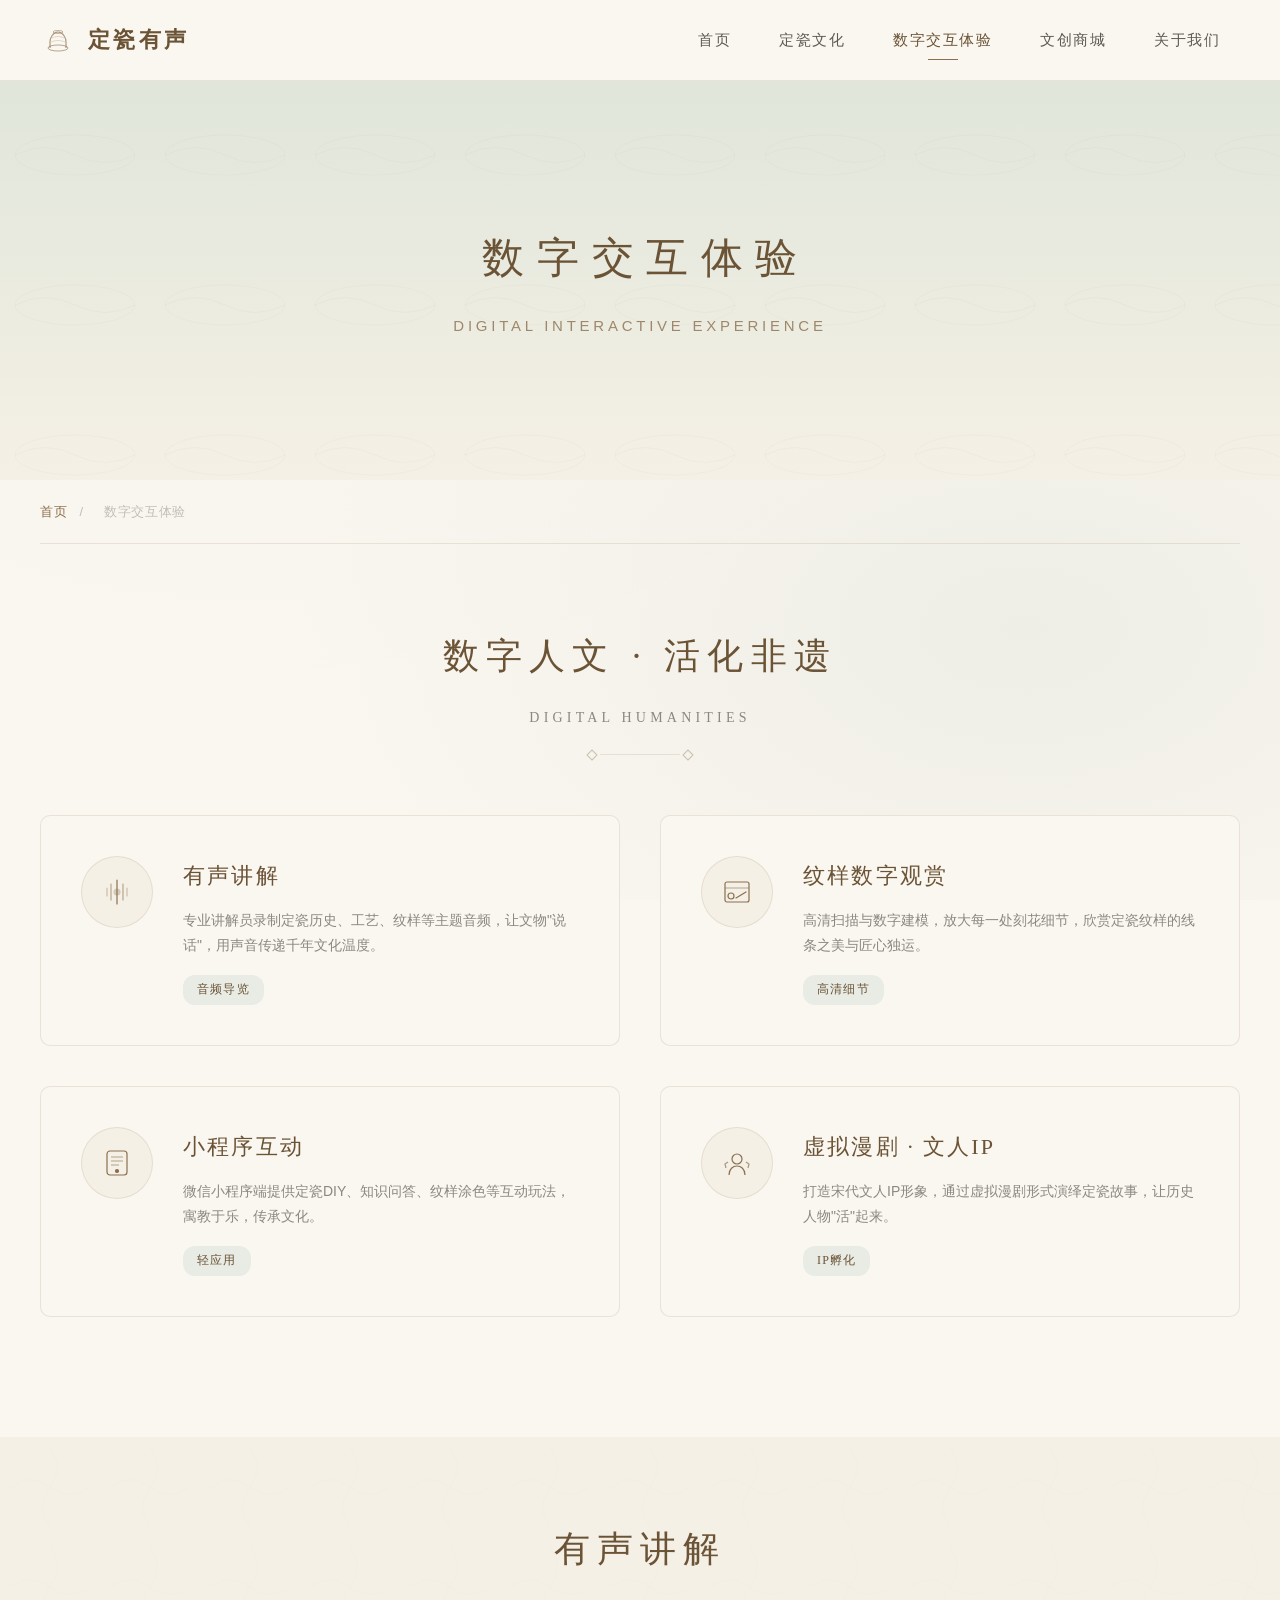
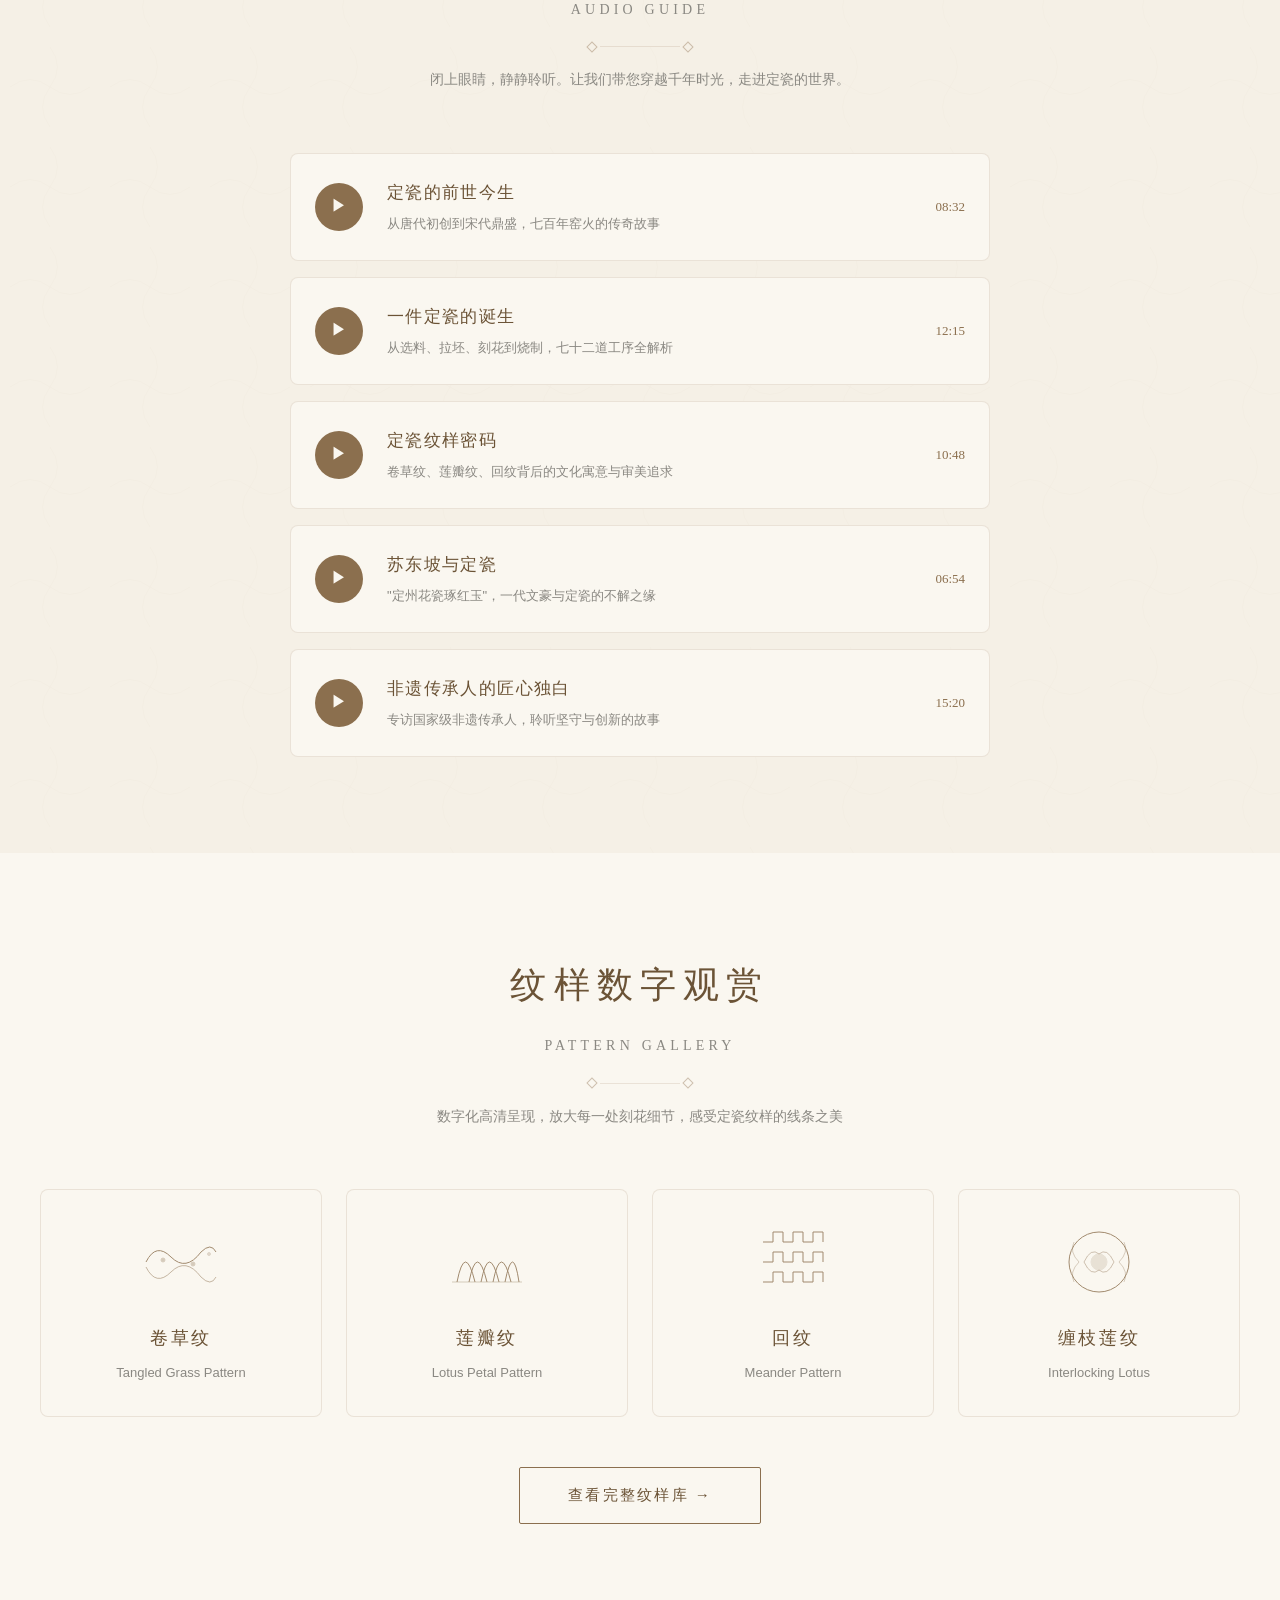
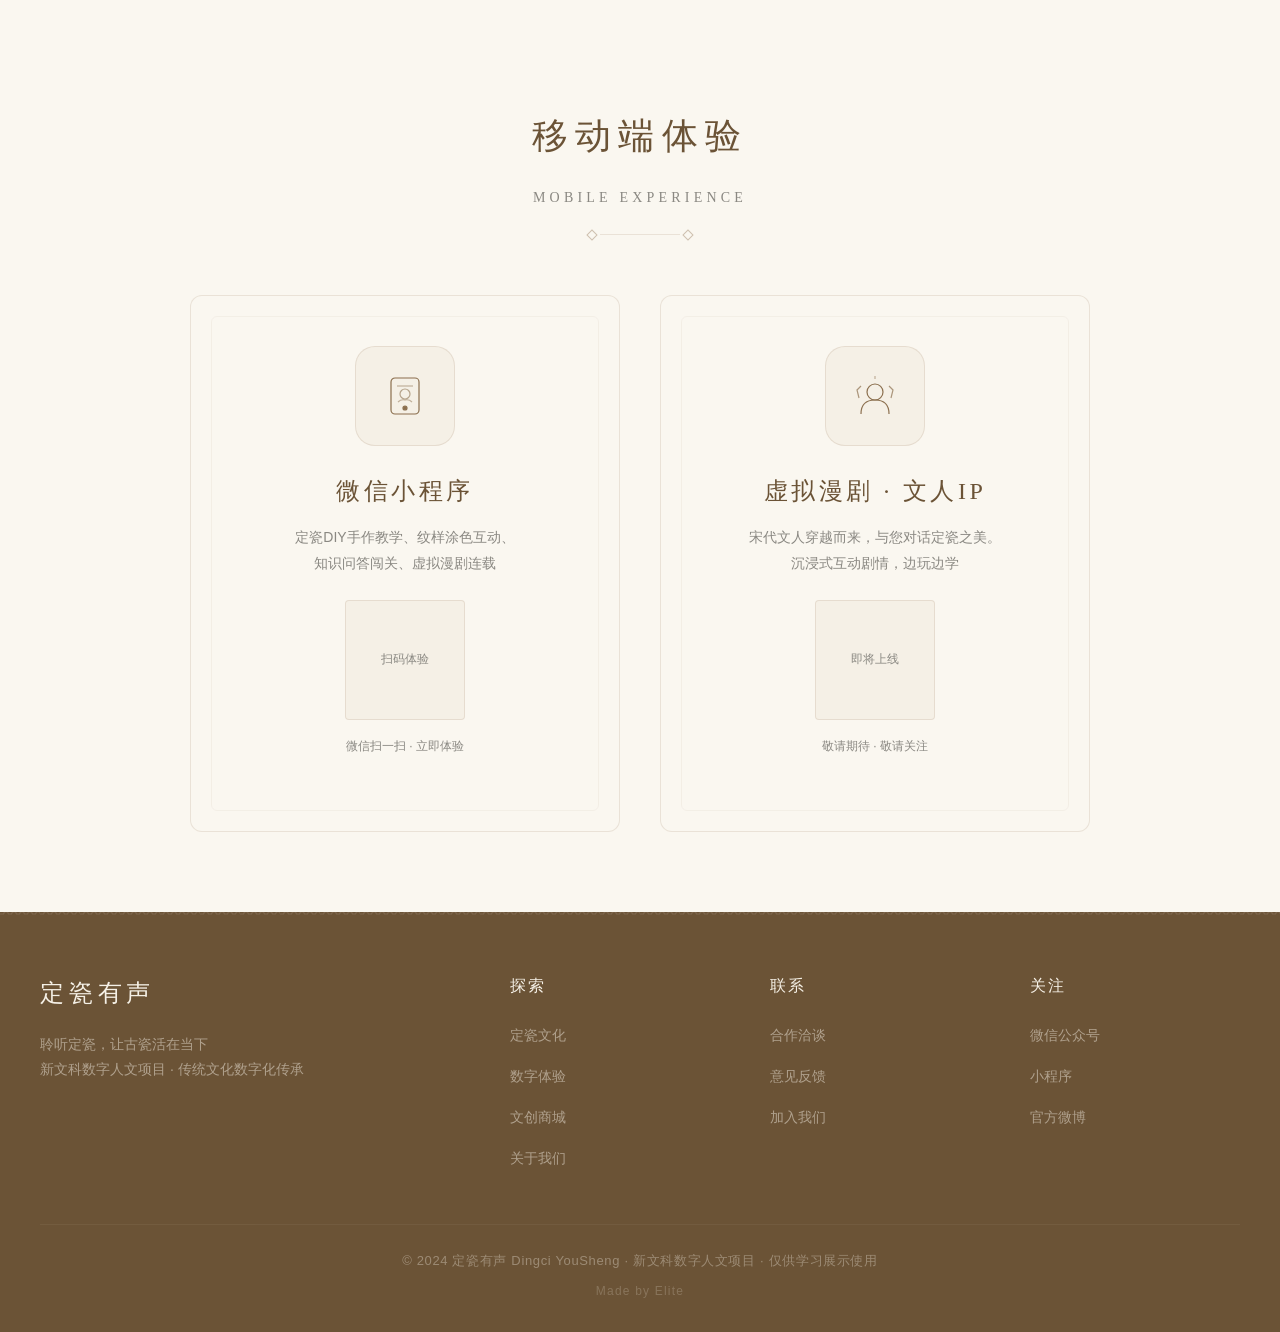
<file: digital.html>
<!DOCTYPE html>
<html lang="zh-CN">
<head>
    <meta charset="UTF-8">
    <meta name="viewport" content="width=device-width, initial-scale=1.0">
    <title>数字交互体验 - 定瓷有声</title>
    <meta name="description" content="定瓷音频有声讲解、纹样数字观赏、小程序互动体验">
    <link rel="stylesheet" href="css/style.css">
</head>
<body>

    <!-- 导航栏 -->
    <nav class="navbar">
        <div class="nav-container">
            <a href="index.html" class="logo">
                <div class="logo-icon">
                    <svg width="32" height="32" viewBox="0 0 32 32" fill="none" xmlns="http://www.w3.org/2000/svg">
                        <ellipse cx="16" cy="24" rx="10" ry="3" stroke="#8B6F4E" stroke-width="1" opacity="0.6"/>
                        <path d="M8 24V18C8 14 11 8 16 8C21 8 24 14 24 18V24" stroke="#8B6F4E" stroke-width="1.2" fill="none" opacity="0.7"/>
                        <ellipse cx="16" cy="8" rx="5" ry="1.5" stroke="#8B6F4E" stroke-width="1" opacity="0.5"/>
                        <path d="M10 14C12 13 14 12.5 16 12.5C18 12.5 20 13 22 14" stroke="#8B6F4E" stroke-width="0.6" opacity="0.4"/>
                        <path d="M9 18C11.5 17 13.5 16.5 16 16.5C18.5 16.5 20.5 17 23 18" stroke="#8B6F4E" stroke-width="0.6" opacity="0.4"/>
                    </svg>
                </div>
                <span class="logo-text">定瓷有声</span>
            </a>
            <ul class="nav-links">
                <li><a href="index.html">首页</a></li>
                <li><a href="culture.html">定瓷文化</a></li>
                <li><a href="digital.html" class="active">数字交互体验</a></li>
                <li><a href="shop.html">文创商城</a></li>
                <li><a href="about.html">关于我们</a></li>
            </ul>
            <button class="menu-toggle" aria-label="菜单">
                <span></span>
                <span></span>
                <span></span>
            </button>
        </div>
    </nav>

    <!-- 页面Hero -->
    <section class="page-hero digital-hero">
        <div class="page-hero-content">
            <h1 class="page-hero-title">数字交互体验</h1>
            <p class="page-hero-subtitle">DIGITAL INTERACTIVE EXPERIENCE</p>
        </div>
    </section>

    <!-- 面包屑 -->
    <div class="container">
        <div class="breadcrumb">
            <a href="index.html">首页</a>
            <span>/</span>
            <span>数字交互体验</span>
        </div>
    </div>

    <!-- 数字人文核心板块介绍 -->
    <section class="section" style="padding: 80px 0 40px;">
        <div class="container">
            <div class="section-header fade-in">
                <h2 class="section-title">数字人文 · 活化非遗</h2>
                <p class="section-subtitle">DIGITAL HUMANITIES</p>
                <div class="section-divider"></div>
            </div>
            <div class="digital-features">
                <div class="digital-feature fade-in">
                    <div class="digital-feature-icon">
                        <svg width="32" height="32" viewBox="0 0 32 32" fill="none" stroke="currentColor" stroke-width="1.2">
                            <path d="M16 4 L16 28" stroke-linecap="round"/>
                            <path d="M10 8 L10 24" stroke-linecap="round" opacity="0.6"/>
                            <path d="M22 8 L22 24" stroke-linecap="round" opacity="0.6"/>
                            <path d="M6 12 L6 20" stroke-linecap="round" opacity="0.4"/>
                            <path d="M26 12 L26 20" stroke-linecap="round" opacity="0.4"/>
                            <circle cx="16" cy="16" r="3" fill="currentColor" opacity="0.3"/>
                        </svg>
                    </div>
                    <div class="digital-feature-content">
                        <h3>有声讲解</h3>
                        <p>专业讲解员录制定瓷历史、工艺、纹样等主题音频，让文物"说话"，用声音传递千年文化温度。</p>
                        <span class="digital-feature-tag">音频导览</span>
                    </div>
                </div>
                <div class="digital-feature fade-in" style="transition-delay: 0.1s;">
                    <div class="digital-feature-icon">
                        <svg width="32" height="32" viewBox="0 0 32 32" fill="none" stroke="currentColor" stroke-width="1.2">
                            <rect x="4" y="6" width="24" height="20" rx="2"/>
                            <path d="M4 12 L28 12" opacity="0.5"/>
                            <circle cx="10" cy="20" r="3"/>
                            <path d="M15 22 L25 16" stroke-linecap="round"/>
                        </svg>
                    </div>
                    <div class="digital-feature-content">
                        <h3>纹样数字观赏</h3>
                        <p>高清扫描与数字建模，放大每一处刻花细节，欣赏定瓷纹样的线条之美与匠心独运。</p>
                        <span class="digital-feature-tag">高清细节</span>
                    </div>
                </div>
                <div class="digital-feature fade-in" style="transition-delay: 0.2s;">
                    <div class="digital-feature-icon">
                        <svg width="32" height="32" viewBox="0 0 32 32" fill="none" stroke="currentColor" stroke-width="1.2">
                            <rect x="6" y="4" width="20" height="24" rx="3"/>
                            <circle cx="16" cy="24" r="1.5" fill="currentColor"/>
                            <path d="M10 10 L22 10 M10 14 L22 14 M10 18 L18 18" opacity="0.6"/>
                        </svg>
                    </div>
                    <div class="digital-feature-content">
                        <h3>小程序互动</h3>
                        <p>微信小程序端提供定瓷DIY、知识问答、纹样涂色等互动玩法，寓教于乐，传承文化。</p>
                        <span class="digital-feature-tag">轻应用</span>
                    </div>
                </div>
                <div class="digital-feature fade-in" style="transition-delay: 0.3s;">
                    <div class="digital-feature-icon">
                        <svg width="32" height="32" viewBox="0 0 32 32" fill="none" stroke="currentColor" stroke-width="1.2">
                            <circle cx="16" cy="12" r="5"/>
                            <path d="M8 28 C8 22 12 19 16 19 C20 19 24 22 24 28"/>
                            <path d="M25 15 L28 17 L27 21" opacity="0.7"/>
                            <path d="M7 15 L4 17 L5 21" opacity="0.7"/>
                        </svg>
                    </div>
                    <div class="digital-feature-content">
                        <h3>虚拟漫剧 · 文人IP</h3>
                        <p>打造宋代文人IP形象，通过虚拟漫剧形式演绎定瓷故事，让历史人物"活"起来。</p>
                        <span class="digital-feature-tag">IP孵化</span>
                    </div>
                </div>
            </div>
        </div>
    </section>

    <!-- 音频讲解列表 -->
    <section class="audio-player-section" id="audio">
        <div class="container">
            <div class="section-header fade-in">
                <h2 class="section-title">有声讲解</h2>
                <p class="section-subtitle">AUDIO GUIDE</p>
                <div class="section-divider"></div>
                <p style="max-width: 600px; margin: 20px auto 0; font-size: 14px; color: var(--light-ink); line-height: 1.8;">
                    闭上眼睛，静静聆听。让我们带您穿越千年时光，走进定瓷的世界。
                </p>
            </div>
            <div class="audio-list">
                <div class="audio-item fade-in">
                    <div class="audio-play-btn">▶</div>
                    <div class="audio-info">
                        <div class="audio-title">定瓷的前世今生</div>
                        <div class="audio-desc">从唐代初创到宋代鼎盛，七百年窑火的传奇故事</div>
                    </div>
                    <div class="audio-duration">08:32</div>
                </div>
                <div class="audio-item fade-in" style="transition-delay: 0.1s;">
                    <div class="audio-play-btn">▶</div>
                    <div class="audio-info">
                        <div class="audio-title">一件定瓷的诞生</div>
                        <div class="audio-desc">从选料、拉坯、刻花到烧制，七十二道工序全解析</div>
                    </div>
                    <div class="audio-duration">12:15</div>
                </div>
                <div class="audio-item fade-in" style="transition-delay: 0.2s;">
                    <div class="audio-play-btn">▶</div>
                    <div class="audio-info">
                        <div class="audio-title">定瓷纹样密码</div>
                        <div class="audio-desc">卷草纹、莲瓣纹、回纹背后的文化寓意与审美追求</div>
                    </div>
                    <div class="audio-duration">10:48</div>
                </div>
                <div class="audio-item fade-in" style="transition-delay: 0.3s;">
                    <div class="audio-play-btn">▶</div>
                    <div class="audio-info">
                        <div class="audio-title">苏东坡与定瓷</div>
                        <div class="audio-desc">"定州花瓷琢红玉"，一代文豪与定瓷的不解之缘</div>
                    </div>
                    <div class="audio-duration">06:54</div>
                </div>
                <div class="audio-item fade-in" style="transition-delay: 0.4s;">
                    <div class="audio-play-btn">▶</div>
                    <div class="audio-info">
                        <div class="audio-title">非遗传承人的匠心独白</div>
                        <div class="audio-desc">专访国家级非遗传承人，聆听坚守与创新的故事</div>
                    </div>
                    <div class="audio-duration">15:20</div>
                </div>
            </div>
        </div>
    </section>

    <!-- 纹样数字观赏 -->
    <section class="section" id="patterns">
        <div class="container">
            <div class="section-header fade-in">
                <h2 class="section-title">纹样数字观赏</h2>
                <p class="section-subtitle">PATTERN GALLERY</p>
                <div class="section-divider"></div>
                <p style="max-width: 600px; margin: 20px auto 0; font-size: 14px; color: var(--light-ink); line-height: 1.8;">
                    数字化高清呈现，放大每一处刻花细节，感受定瓷纹样的线条之美
                </p>
            </div>
            <div class="patterns-grid" style="margin-top: 50px;">
                <div class="pattern-item fade-in">
                    <div class="pattern-icon">
                        <svg width="80" height="80" viewBox="0 0 80 80" fill="none" stroke="#8B6F4E" stroke-width="1" opacity="0.8">
                            <path d="M5 40 Q15 20 30 35 Q45 50 60 30 Q70 20 75 30"/>
                            <path d="M5 45 Q15 65 30 50 Q45 35 60 55 Q70 65 75 55" opacity="0.6"/>
                            <circle cx="22" cy="38" r="2" fill="#8B6F4E" opacity="0.4"/>
                            <circle cx="52" cy="42" r="2" fill="#8B6F4E" opacity="0.4"/>
                            <circle cx="68" cy="32" r="1.5" fill="#8B6F4E" opacity="0.3"/>
                        </svg>
                    </div>
                    <h4>卷草纹</h4>
                    <p>Tangled Grass Pattern</p>
                </div>
                <div class="pattern-item fade-in" style="transition-delay: 0.1s;">
                    <div class="pattern-icon">
                        <svg width="80" height="80" viewBox="0 0 80 80" fill="none" stroke="#8B6F4E" stroke-width="1" opacity="0.8">
                            <path d="M10 60 Q18 20 28 60"/>
                            <path d="M22 60 Q30 20 40 60"/>
                            <path d="M34 60 Q42 20 52 60"/>
                            <path d="M46 60 Q54 20 64 60"/>
                            <path d="M58 60 Q66 20 72 60"/>
                            <path d="M5 60 L75 60" opacity="0.4"/>
                        </svg>
                    </div>
                    <h4>莲瓣纹</h4>
                    <p>Lotus Petal Pattern</p>
                </div>
                <div class="pattern-item fade-in" style="transition-delay: 0.2s;">
                    <div class="pattern-icon">
                        <svg width="80" height="80" viewBox="0 0 80 80" fill="none" stroke="#8B6F4E" stroke-width="1" opacity="0.8">
                            <path d="M10 20h10v-10h10v10h10v-10h10v10h10v-10h10v10"/>
                            <path d="M10 40h10v-10h10v10h10v-10h10v10h10v-10h10v10"/>
                            <path d="M10 60h10v-10h10v10h10v-10h10v10h10v-10h10v10"/>
                        </svg>
                    </div>
                    <h4>回纹</h4>
                    <p>Meander Pattern</p>
                </div>
                <div class="pattern-item fade-in" style="transition-delay: 0.3s;">
                    <div class="pattern-icon">
                        <svg width="80" height="80" viewBox="0 0 80 80" fill="none" stroke="#8B6F4E" stroke-width="1" opacity="0.8">
                            <circle cx="40" cy="40" r="30"/>
                            <path d="M25 40 Q32 25 40 32 Q48 25 55 40 Q48 55 40 48 Q32 55 25 40Z" opacity="0.5"/>
                            <circle cx="40" cy="40" r="8" fill="#8B6F4E" opacity="0.2"/>
                            <path d="M20 40 Q10 30 15 20" opacity="0.4"/>
                            <path d="M60 40 Q70 30 65 20" opacity="0.4"/>
                            <path d="M20 40 Q10 50 15 60" opacity="0.4"/>
                            <path d="M60 40 Q70 50 65 60" opacity="0.4"/>
                        </svg>
                    </div>
                    <h4>缠枝莲纹</h4>
                    <p>Interlocking Lotus</p>
                </div>
            </div>
            <div class="more-products fade-in" style="margin-top: 50px;">
                <a href="#">查看完整纹样库 →</a>
            </div>
        </div>
    </section>

    <!-- 小程序/APP 入口 -->
    <section class="app-entry-section" id="miniprogram">
        <div class="container">
            <div class="section-header fade-in">
                <h2 class="section-title">移动端体验</h2>
                <p class="section-subtitle">MOBILE EXPERIENCE</p>
                <div class="section-divider"></div>
            </div>
            <div class="app-entry-grid">
                <div class="app-entry-card fade-in">
                    <div class="app-entry-icon">
                        <svg width="48" height="48" viewBox="0 0 48 48" fill="none" stroke="currentColor" stroke-width="1.2">
                            <rect x="10" y="6" width="28" height="36" rx="4"/>
                            <circle cx="24" cy="36" r="2" fill="currentColor"/>
                            <path d="M16 14 L32 14" opacity="0.5"/>
                            <circle cx="24" cy="22" r="5" opacity="0.6"/>
                            <path d="M17 30 Q20 27 24 28 Q28 27 31 30" opacity="0.5"/>
                        </svg>
                    </div>
                    <h3>微信小程序</h3>
                    <p>定瓷DIY手作教学、纹样涂色互动、<br>知识问答闯关、虚拟漫剧连载</p>
                    <div class="qr-placeholder">
                        <span>扫码体验</span>
                    </div>
                    <p style="font-size: 12px; color: var(--light-ink);">微信扫一扫 · 立即体验</p>
                </div>
                <div class="app-entry-card fade-in" style="transition-delay: 0.1s;">
                    <div class="app-entry-icon">
                        <svg width="48" height="48" viewBox="0 0 48 48" fill="none" stroke="currentColor" stroke-width="1.2">
                            <circle cx="24" cy="20" r="8"/>
                            <path d="M10 42 C10 32 16 28 24 28 C32 28 38 32 38 42"/>
                            <path d="M38 14 L42 18 L40 26" opacity="0.7"/>
                            <path d="M10 14 L6 18 L8 26" opacity="0.7"/>
                            <path d="M24 4 v3" opacity="0.5"/>
                        </svg>
                    </div>
                    <h3>虚拟漫剧 · 文人IP</h3>
                    <p>宋代文人穿越而来，与您对话定瓷之美。<br>沉浸式互动剧情，边玩边学</p>
                    <div class="qr-placeholder">
                        <span>即将上线</span>
                    </div>
                    <p style="font-size: 12px; color: var(--light-ink);">敬请期待 · 敬请关注</p>
                </div>
            </div>
        </div>
    </section>

    <!-- 页脚 -->
    <footer class="footer">
        <div class="container">
            <div class="footer-content">
                <div class="footer-brand">
                    <h3>定瓷有声</h3>
                    <p>聆听定瓷，让古瓷活在当下<br>
                    新文科数字人文项目 · 传统文化数字化传承</p>
                </div>
                <div class="footer-col">
                    <h4>探索</h4>
                    <ul>
                        <li><a href="culture.html">定瓷文化</a></li>
                        <li><a href="digital.html">数字体验</a></li>
                        <li><a href="shop.html">文创商城</a></li>
                        <li><a href="about.html">关于我们</a></li>
                    </ul>
                </div>
                <div class="footer-col">
                    <h4>联系</h4>
                    <ul>
                        <li><a href="#">合作洽谈</a></li>
                        <li><a href="#">意见反馈</a></li>
                        <li><a href="#">加入我们</a></li>
                    </ul>
                </div>
                <div class="footer-col">
                    <h4>关注</h4>
                    <ul>
                        <li><a href="#">微信公众号</a></li>
                        <li><a href="#">小程序</a></li>
                        <li><a href="#">官方微博</a></li>
                    </ul>
                </div>
            </div>
            <div class="footer-bottom">
                <p>© 2024 定瓷有声 Dingci YouSheng · 新文科数字人文项目 · 仅供学习展示使用</p>
                <p style="margin-top: 8px; font-size: 12px; opacity: 0.6; letter-spacing: 0.1em;">Made by Elite</p>
            </div>
        </div>
    </footer>

    <script src="js/main.js"></script>
</body>
</html>
</file>
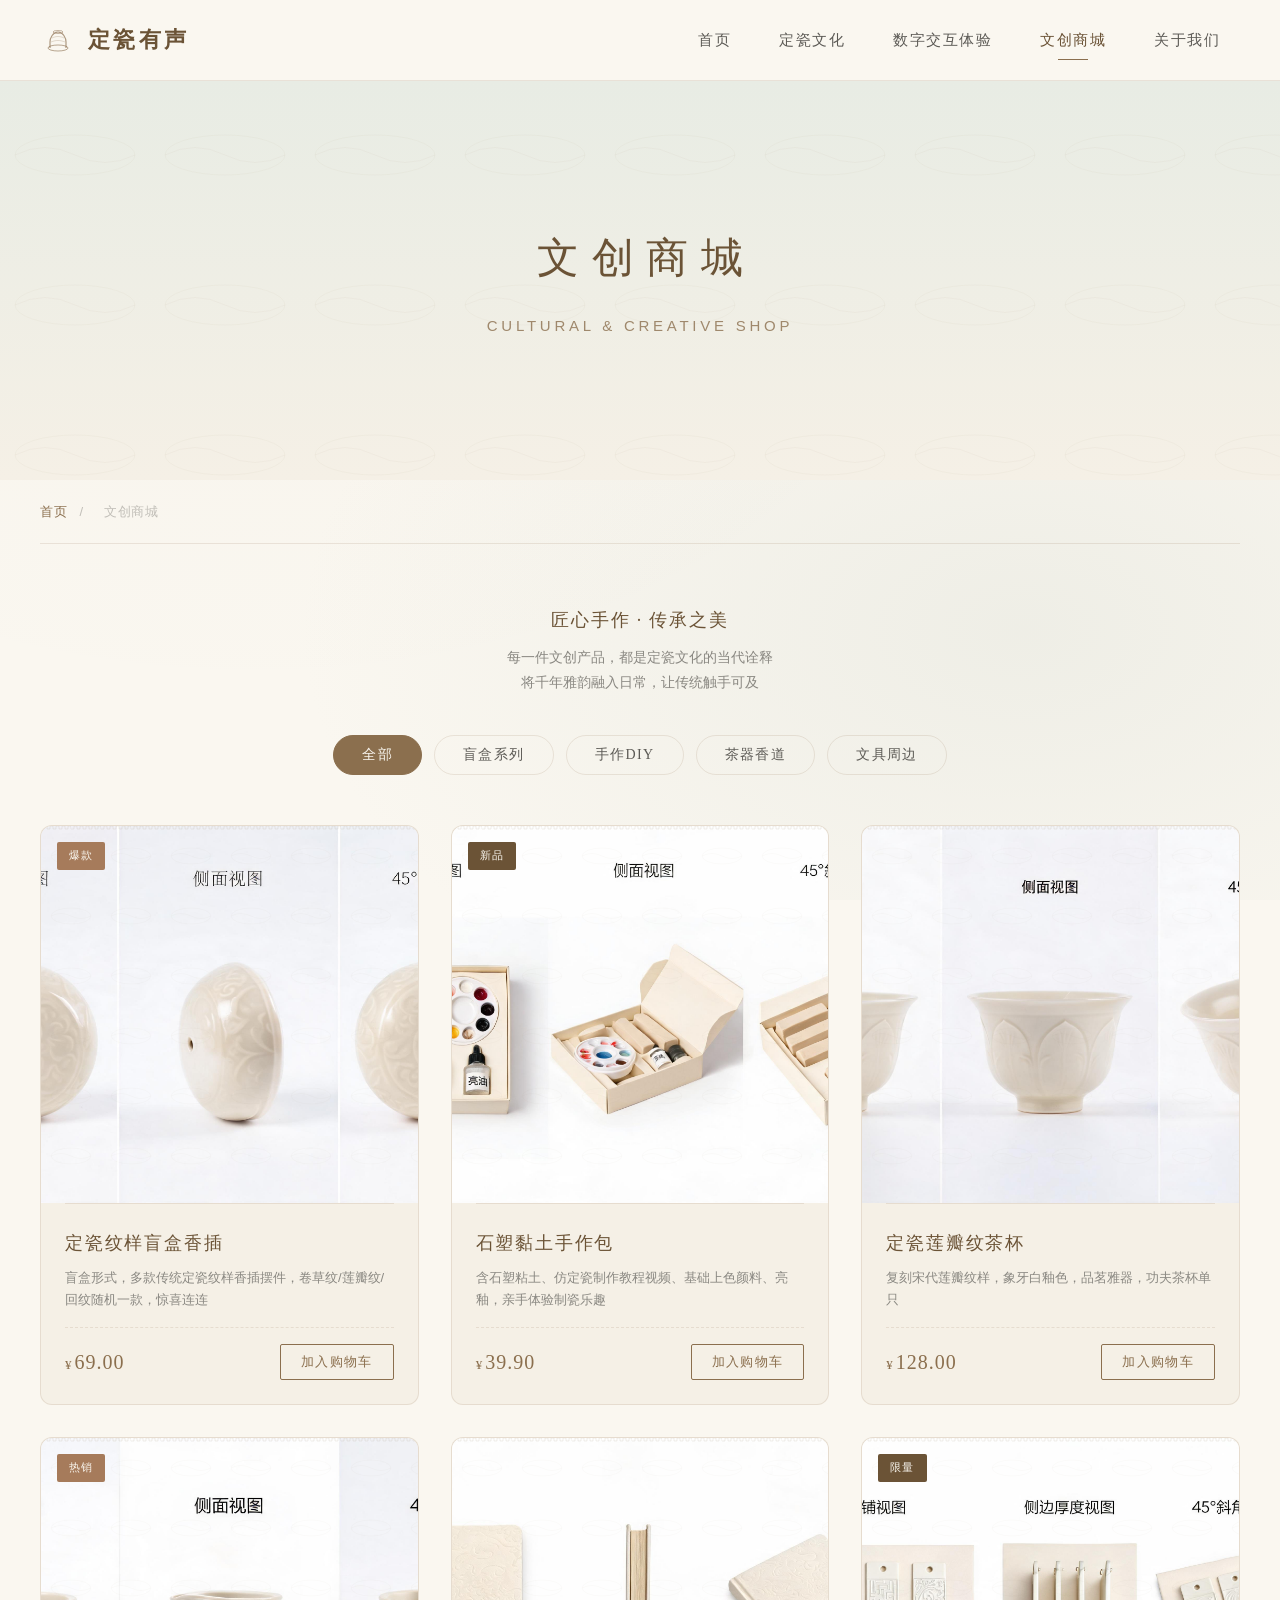
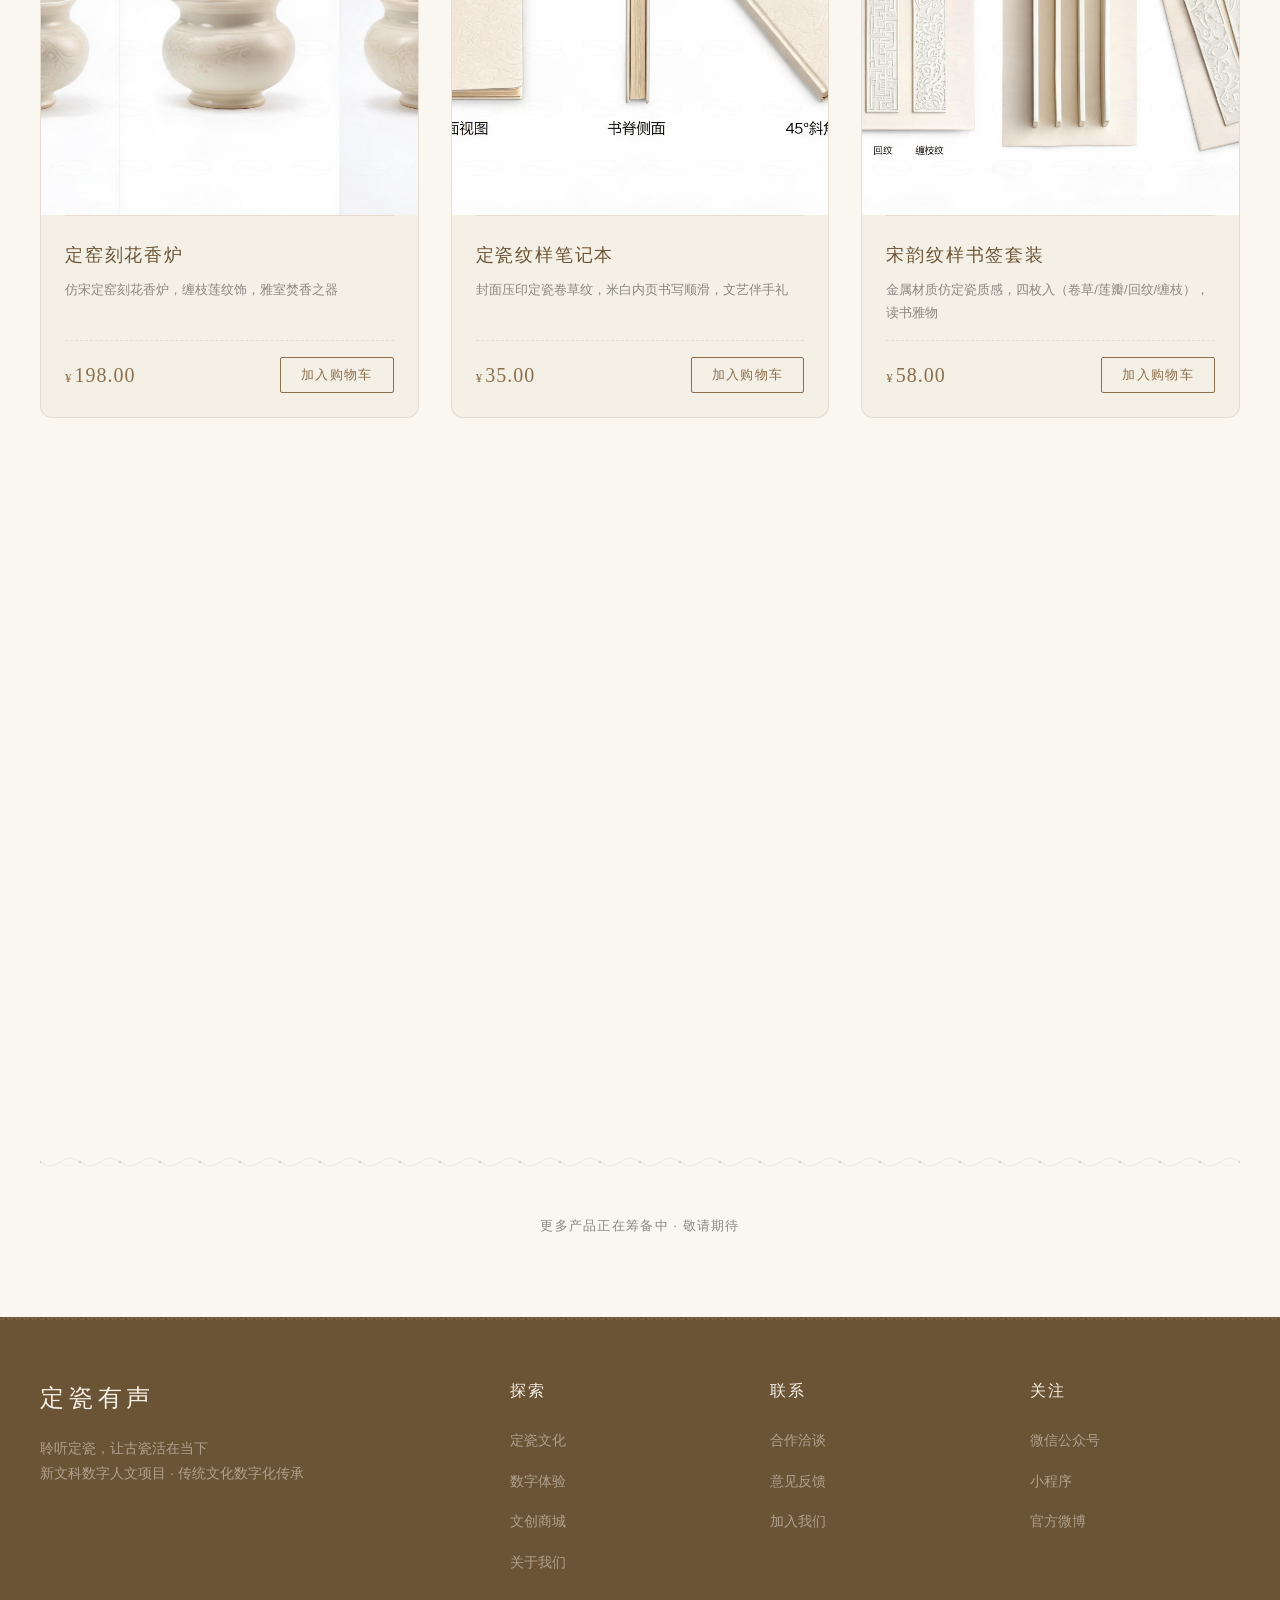
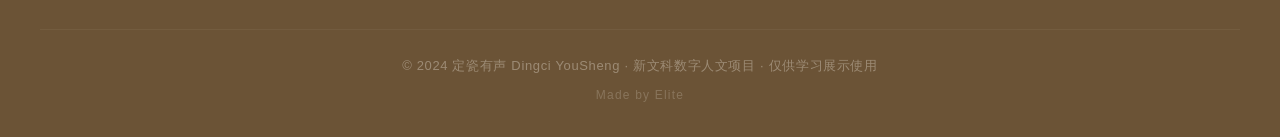
<file: shop.html>
<!DOCTYPE html>
<html lang="zh-CN">
<head>
    <meta charset="UTF-8">
    <meta name="viewport" content="width=device-width, initial-scale=1.0">
    <title>文创商城 - 定瓷有声</title>
    <meta name="description" content="定瓷主题文创产品，手作包、盲盒、瓷器周边">
    <link rel="stylesheet" href="css/style.css">
</head>
<body>

    <!-- 导航栏 -->
    <nav class="navbar">
        <div class="nav-container">
            <a href="index.html" class="logo">
                <div class="logo-icon">
                    <svg width="32" height="32" viewBox="0 0 32 32" fill="none" xmlns="http://www.w3.org/2000/svg">
                        <ellipse cx="16" cy="24" rx="10" ry="3" stroke="#8B6F4E" stroke-width="1" opacity="0.6"/>
                        <path d="M8 24V18C8 14 11 8 16 8C21 8 24 14 24 18V24" stroke="#8B6F4E" stroke-width="1.2" fill="none" opacity="0.7"/>
                        <ellipse cx="16" cy="8" rx="5" ry="1.5" stroke="#8B6F4E" stroke-width="1" opacity="0.5"/>
                        <path d="M10 14C12 13 14 12.5 16 12.5C18 12.5 20 13 22 14" stroke="#8B6F4E" stroke-width="0.6" opacity="0.4"/>
                        <path d="M9 18C11.5 17 13.5 16.5 16 16.5C18.5 16.5 20.5 17 23 18" stroke="#8B6F4E" stroke-width="0.6" opacity="0.4"/>
                    </svg>
                </div>
                <span class="logo-text">定瓷有声</span>
            </a>
            <ul class="nav-links">
                <li><a href="index.html">首页</a></li>
                <li><a href="culture.html">定瓷文化</a></li>
                <li><a href="digital.html">数字交互体验</a></li>
                <li><a href="shop.html" class="active">文创商城</a></li>
                <li><a href="about.html">关于我们</a></li>
            </ul>
            <button class="menu-toggle" aria-label="菜单">
                <span></span>
                <span></span>
                <span></span>
            </button>
        </div>
    </nav>

    <!-- 页面Hero -->
    <section class="page-hero">
        <div class="page-hero-content">
            <h1 class="page-hero-title">文创商城</h1>
            <p class="page-hero-subtitle">CULTURAL & CREATIVE SHOP</p>
        </div>
    </section>

    <!-- 面包屑 -->
    <div class="container">
        <div class="breadcrumb">
            <a href="index.html">首页</a>
            <span>/</span>
            <span>文创商城</span>
        </div>
    </div>

    <!-- 商城主体 -->
    <section class="shop-header">
        <div class="container">
            <p style="font-family: var(--font-serif); font-size: 18px; color: var(--deep-tea); letter-spacing: 0.1em; margin-bottom: 8px;">匠心手作 · 传承之美</p>
            <p style="font-size: 14px; color: var(--light-ink); max-width: 600px; margin: 0 auto; line-height: 1.8;">
                每一件文创产品，都是定瓷文化的当代诠释<br>
                将千年雅韵融入日常，让传统触手可及
            </p>
        </div>
    </section>

    <!-- 筛选 -->
    <div class="container">
        <div class="shop-filter">
            <button class="filter-btn active">全部</button>
            <button class="filter-btn">盲盒系列</button>
            <button class="filter-btn">手作DIY</button>
            <button class="filter-btn">茶器香道</button>
            <button class="filter-btn">文具周边</button>
        </div>
    </div>

    <!-- 商品列表 -->
    <div class="container">
        <div class="shop-products">
            <!-- 商品1 -->
            <div class="product-card fade-in">
                <span class="product-badge hot">爆款</span>
                <div class="product-image">
                    <img src="assets/product-xiangcha.jpg" alt="定瓷纹样盲盒香插" style="width:100%; height:100%; object-fit:cover;">
                </div>
                <div class="product-info">
                    <h4 class="product-name">定瓷纹样盲盒香插</h4>
                    <p class="product-desc">盲盒形式，多款传统定瓷纹样香插摆件，卷草纹/莲瓣纹/回纹随机一款，惊喜连连</p>
                    <div class="product-footer">
                        <div class="product-price"><span class="unit">¥</span>69.00</div>
                        <button class="add-cart-btn">加入购物车</button>
                    </div>
                </div>
            </div>

            <!-- 商品2 -->
            <div class="product-card fade-in" style="transition-delay: 0.05s;">
                <span class="product-badge new">新品</span>
                <div class="product-image">
                    <img src="assets/product-diy.jpg" alt="石塑黏土手作包" style="width:100%; height:100%; object-fit:cover;">
                </div>
                <div class="product-info">
                    <h4 class="product-name">石塑黏土手作包</h4>
                    <p class="product-desc">含石塑粘土、仿定瓷制作教程视频、基础上色颜料、亮釉，亲手体验制瓷乐趣</p>
                    <div class="product-footer">
                        <div class="product-price"><span class="unit">¥</span>39.90</div>
                        <button class="add-cart-btn">加入购物车</button>
                    </div>
                </div>
            </div>

            <!-- 商品3 -->
            <div class="product-card fade-in" style="transition-delay: 0.1s;">
                <div class="product-image">
                    <img src="assets/product-teacup.jpg" alt="定瓷莲瓣纹茶杯" style="width:100%; height:100%; object-fit:cover;">
                </div>
                <div class="product-info">
                    <h4 class="product-name">定瓷莲瓣纹茶杯</h4>
                    <p class="product-desc">复刻宋代莲瓣纹样，象牙白釉色，品茗雅器，功夫茶杯单只</p>
                    <div class="product-footer">
                        <div class="product-price"><span class="unit">¥</span>128.00</div>
                        <button class="add-cart-btn">加入购物车</button>
                    </div>
                </div>
            </div>

            <!-- 商品4 -->
            <div class="product-card fade-in" style="transition-delay: 0.15s;">
                <span class="product-badge hot">热销</span>
                <div class="product-image">
                    <img src="assets/product-xianglu.jpg" alt="定窑刻花香炉" style="width:100%; height:100%; object-fit:cover;">
                </div>
                <div class="product-info">
                    <h4 class="product-name">定窑刻花香炉</h4>
                    <p class="product-desc">仿宋定窑刻花香炉，缠枝莲纹饰，雅室焚香之器</p>
                    <div class="product-footer">
                        <div class="product-price"><span class="unit">¥</span>198.00</div>
                        <button class="add-cart-btn">加入购物车</button>
                    </div>
                </div>
            </div>

            <!-- 商品5 -->
            <div class="product-card fade-in" style="transition-delay: 0.2s;">
                <div class="product-image">
                    <img src="assets/product-notebook.jpg" alt="定瓷纹样笔记本" style="width:100%; height:100%; object-fit:cover;">
                </div>
                <div class="product-info">
                    <h4 class="product-name">定瓷纹样笔记本</h4>
                    <p class="product-desc">封面压印定瓷卷草纹，米白内页书写顺滑，文艺伴手礼</p>
                    <div class="product-footer">
                        <div class="product-price"><span class="unit">¥</span>35.00</div>
                        <button class="add-cart-btn">加入购物车</button>
                    </div>
                </div>
            </div>

            <!-- 商品6 -->
            <div class="product-card fade-in" style="transition-delay: 0.25s;">
                <span class="product-badge new">限量</span>
                <div class="product-image">
                    <img src="assets/product-shuqian.jpg" alt="宋韵纹样书签套装" style="width:100%; height:100%; object-fit:cover;">
                </div>
                <div class="product-info">
                    <h4 class="product-name">宋韵纹样书签套装</h4>
                    <p class="product-desc">金属材质仿定瓷质感，四枚入（卷草/莲瓣/回纹/缠枝），读书雅物</p>
                    <div class="product-footer">
                        <div class="product-price"><span class="unit">¥</span>58.00</div>
                        <button class="add-cart-btn">加入购物车</button>
                    </div>
                </div>
            </div>

            <!-- 商品7 -->
            <div class="product-card fade-in" style="transition-delay: 0.3s;">
                <div class="product-image">
                    <img src="assets/product-zhihu.jpg" alt="定窑刻花执壶摆件" style="width:100%; height:100%; object-fit:cover;">
                </div>
                <div class="product-info">
                    <h4 class="product-name">定窑刻花执壶摆件</h4>
                    <p class="product-desc">迷你复刻宋代定窑执壶造型，刻花装饰，案头陈设雅玩</p>
                    <div class="product-footer">
                        <div class="product-price"><span class="unit">¥</span>268.00</div>
                        <button class="add-cart-btn">加入购物车</button>
                    </div>
                </div>
            </div>

            <!-- 商品8 -->
            <div class="product-card fade-in" style="transition-delay: 0.35s;">
                <div class="product-image">
                    <img src="assets/product-bingxiangtie.jpg" alt="定瓷纹样冰箱贴" style="width:100%; height:100%; object-fit:cover;">
                </div>
                <div class="product-info">
                    <h4 class="product-name">定瓷纹样冰箱贴</h4>
                    <p class="product-desc">陶瓷质感冰箱贴，六款定瓷经典纹样，装饰收藏两相宜</p>
                    <div class="product-footer">
                        <div class="product-price"><span class="unit">¥</span>49.00</div>
                        <button class="add-cart-btn">加入购物车</button>
                    </div>
                </div>
            </div>

            <!-- 商品9 -->
            <div class="product-card fade-in" style="transition-delay: 0.4s;">
                <span class="product-badge">组合</span>
                <div class="product-image">
                    <img src="assets/product-giftbox.jpg" alt="定瓷雅韵礼盒" style="width:100%; height:100%; object-fit:cover;">
                </div>
                <div class="product-info">
                    <h4 class="product-name">定瓷雅韵礼盒</h4>
                    <p class="product-desc">莲瓣纹茶杯+刻花香插+纹样书签，送礼佳品，雅致礼盒装</p>
                    <div class="product-footer">
                        <div class="product-price"><span class="unit">¥</span>228.00</div>
                        <button class="add-cart-btn">加入购物车</button>
                    </div>
                </div>
            </div>

        </div>
    </div>

    <!-- 预留补充位置提示 -->
    <div class="container" style="text-align: center; padding-bottom: 80px;">
        <div class="pattern-scroll-divider"></div>
        <p style="font-size: 13px; color: var(--light-ink); letter-spacing: 0.1em; font-family: var(--font-serif);">
            更多产品正在筹备中 · 敬请期待
        </p>
    </div>

    <!-- 页脚 -->
    <footer class="footer">
        <div class="container">
            <div class="footer-content">
                <div class="footer-brand">
                    <h3>定瓷有声</h3>
                    <p>聆听定瓷，让古瓷活在当下<br>
                    新文科数字人文项目 · 传统文化数字化传承</p>
                </div>
                <div class="footer-col">
                    <h4>探索</h4>
                    <ul>
                        <li><a href="culture.html">定瓷文化</a></li>
                        <li><a href="digital.html">数字体验</a></li>
                        <li><a href="shop.html">文创商城</a></li>
                        <li><a href="about.html">关于我们</a></li>
                    </ul>
                </div>
                <div class="footer-col">
                    <h4>联系</h4>
                    <ul>
                        <li><a href="#">合作洽谈</a></li>
                        <li><a href="#">意见反馈</a></li>
                        <li><a href="#">加入我们</a></li>
                    </ul>
                </div>
                <div class="footer-col">
                    <h4>关注</h4>
                    <ul>
                        <li><a href="#">微信公众号</a></li>
                        <li><a href="#">小程序</a></li>
                        <li><a href="#">官方微博</a></li>
                    </ul>
                </div>
            </div>
            <div class="footer-bottom">
                <p>© 2024 定瓷有声 Dingci YouSheng · 新文科数字人文项目 · 仅供学习展示使用</p>
                <p style="margin-top: 8px; font-size: 12px; opacity: 0.6; letter-spacing: 0.1em;">Made by Elite</p>
            </div>
        </div>
    </footer>

    <script src="js/main.js"></script>
</body>
</html>
</file>
<file: css/style.css>
/* ============================================
   定瓷有声 - 全局样式
   宋韵定瓷美学 | 象牙白·米白·浅青灰·茶褐色
   ============================================ */

/* ---------- 重置与基础 ---------- */
* {
    margin: 0;
    padding: 0;
    box-sizing: border-box;
}

:root {
    /* 主色调 - 定瓷色系 */
    --ivory-white: #F5F0E6;       /* 象牙白 */
    --rice-white: #FAF7F0;         /* 米白 */
    --soft-celadon: #E8ECE4;       /* 浅青灰 */
    --celadon-gray: #D4D9CF;       /* 青灰 */
    --tea-brown: #8B6F4E;          /* 茶褐色 */
    --deep-tea: #6B5336;           /* 深茶褐 */
    --ink-gray: #5C5A55;           /* 墨灰 */
    --light-ink: #8A8882;          /* 浅墨灰 */
    --porcelain-shadow: rgba(139, 111, 78, 0.08); /* 瓷影 */

    /* 纹样颜色 - 低饱和暗纹 */
    --pattern-color: rgba(139, 111, 78, 0.06);
    --pattern-light: rgba(139, 111, 78, 0.04);
    --pattern-border: rgba(139, 111, 78, 0.15);

    /* 字体 */
    --font-serif: "Noto Serif SC", "Source Han Serif SC", "SimSun", "STSong", serif;
    --font-sans: "Noto Sans SC", "Source Han Sans SC", "PingFang SC", "Microsoft YaHei", sans-serif;

    /* 间距 */
    --section-padding: 100px 0;
    --container-max: 1280px;

    /* 过渡 */
    --transition-smooth: all 0.4s cubic-bezier(0.4, 0, 0.2, 1);
}

html {
    scroll-behavior: smooth;
    font-size: 16px;
}

body {
    font-family: var(--font-sans);
    color: var(--ink-gray);
    background-color: var(--rice-white);
    line-height: 1.8;
    overflow-x: hidden;
    /* 瓷器暗纹底 */
    background-image: 
        radial-gradient(ellipse at 20% 30%, rgba(139, 111, 78, 0.02) 0%, transparent 50%),
        radial-gradient(ellipse at 80% 70%, rgba(212, 217, 207, 0.3) 0%, transparent 50%);
    background-attachment: fixed;
}

h1, h2, h3, h4, h5, h6 {
    font-family: var(--font-serif);
    font-weight: 500;
    color: var(--deep-tea);
    letter-spacing: 0.05em;
}

a {
    text-decoration: none;
    color: inherit;
    transition: var(--transition-smooth);
}

img {
    max-width: 100%;
    display: block;
}

.container {
    max-width: var(--container-max);
    margin: 0 auto;
    padding: 0 40px;
}

/* ---------- 定瓷纹样 SVG 装饰 ---------- */
/* 卷草纹、回纹、莲瓣纹使用 CSS 背景与 SVG data URI 实现 */

/* 回纹边框 - 用于卡片、分割线 */
.pattern-hui-border {
    position: relative;
}
.pattern-hui-border::before {
    content: '';
    position: absolute;
    top: 0;
    left: 0;
    right: 0;
    height: 8px;
    background-image: url("data:image/svg+xml,%3Csvg xmlns='http://www.w3.org/2000/svg' width='40' height='8' viewBox='0 0 40 8'%3E%3Cpath d='M0 4h4v-4h4v4h4v-4h4v4h4v-4h4v4h4v-4h4v4h4v-4h4v4' fill='none' stroke='%238B6F4E' stroke-width='0.5' opacity='0.25'/%3E%3C/svg%3E");
    background-repeat: repeat-x;
}
.pattern-hui-border::after {
    content: '';
    position: absolute;
    bottom: 0;
    left: 0;
    right: 0;
    height: 8px;
    background-image: url("data:image/svg+xml,%3Csvg xmlns='http://www.w3.org/2000/svg' width='40' height='8' viewBox='0 0 40 8'%3E%3Cpath d='M0 4h4v-4h4v4h4v-4h4v4h4v-4h4v4h4v-4h4v4h4v-4h4v4' fill='none' stroke='%238B6F4E' stroke-width='0.5' opacity='0.25'/%3E%3C/svg%3E");
    background-repeat: repeat-x;
    transform: rotate(180deg);
}

/* 卷草纹分隔线 */
.pattern-scroll-divider {
    height: 24px;
    background-image: url("data:image/svg+xml,%3Csvg xmlns='http://www.w3.org/2000/svg' width='120' height='24' viewBox='0 0 120 24'%3E%3Cpath d='M0 12 Q10 4 20 12 T40 12 T60 12 T80 12 T100 12 T120 12' fill='none' stroke='%238B6F4E' stroke-width='0.6' opacity='0.2'/%3E%3Cpath d='M0 12 Q10 20 20 12' fill='none' stroke='%238B6F4E' stroke-width='0.4' opacity='0.15'/%3E%3Cpath d='M40 12 Q50 20 60 12' fill='none' stroke='%238B6F4E' stroke-width='0.4' opacity='0.15'/%3E%3Cpath d='M80 12 Q90 20 100 12' fill='none' stroke='%238B6F4E' stroke-width='0.4' opacity='0.15'/%3E%3Ccircle cx='20' cy='12' r='1.5' fill='%238B6F4E' opacity='0.2'/%3E%3Ccircle cx='60' cy='12' r='1.5' fill='%238B6F4E' opacity='0.2'/%3E%3Ccircle cx='100' cy='12' r='1.5' fill='%238B6F4E' opacity='0.2'/%3E%3C/svg%3E");
    background-repeat: repeat-x;
    background-position: center;
    margin: 40px 0;
}

/* 莲瓣纹装饰角 */
.pattern-lotus-corner {
    position: absolute;
    width: 60px;
    height: 60px;
    opacity: 0.15;
}

/* 瓷器暗纹底纹 - 用于页面背景 */
.porcelain-bg {
    position: relative;
}
.porcelain-bg::before {
    content: '';
    position: absolute;
    inset: 0;
    background-image: url("data:image/svg+xml,%3Csvg xmlns='http://www.w3.org/2000/svg' width='100' height='100' viewBox='0 0 100 100'%3E%3Cpath d='M50 10 Q60 30 50 50 Q40 70 50 90' fill='none' stroke='%238B6F4E' stroke-width='0.3' opacity='0.3'/%3E%3Cpath d='M10 50 Q30 40 50 50 Q70 60 90 50' fill='none' stroke='%238B6F4E' stroke-width='0.3' opacity='0.3'/%3E%3Ccircle cx='50' cy='50' r='2' fill='%238B6F4E' opacity='0.2'/%3E%3C/svg%3E");
    background-repeat: repeat;
    opacity: 0.4;
    pointer-events: none;
    z-index: 0;
}

/* ---------- 导航栏 ---------- */
.navbar {
    position: fixed;
    top: 0;
    left: 0;
    right: 0;
    z-index: 1000;
    background: rgba(250, 247, 240, 0.92);
    backdrop-filter: blur(12px);
    -webkit-backdrop-filter: blur(12px);
    border-bottom: 1px solid var(--pattern-border);
    transition: var(--transition-smooth);
}

.navbar.scrolled {
    box-shadow: 0 2px 20px var(--porcelain-shadow);
}

.nav-container {
    max-width: var(--container-max);
    margin: 0 auto;
    padding: 0 40px;
    display: flex;
    align-items: center;
    justify-content: space-between;
    height: 80px;
}

.logo {
    display: flex;
    align-items: center;
    gap: 12px;
}

.logo-icon {
    width: 36px;
    height: 36px;
    display: flex;
    align-items: center;
    justify-content: center;
}

.logo-text {
    font-family: var(--font-serif);
    font-size: 22px;
    font-weight: 600;
    color: var(--deep-tea);
    letter-spacing: 0.15em;
}

.nav-links {
    display: flex;
    list-style: none;
    gap: 8px;
}

.nav-links a {
    display: block;
    padding: 10px 20px;
    font-family: var(--font-serif);
    font-size: 15px;
    color: var(--ink-gray);
    letter-spacing: 0.1em;
    position: relative;
    transition: var(--transition-smooth);
}

.nav-links a::after {
    content: '';
    position: absolute;
    bottom: 4px;
    left: 50%;
    transform: translateX(-50%);
    width: 0;
    height: 1px;
    background: var(--tea-brown);
    transition: var(--transition-smooth);
}

.nav-links a:hover,
.nav-links a.active {
    color: var(--deep-tea);
}

.nav-links a:hover::after,
.nav-links a.active::after {
    width: 30px;
}

/* 移动端菜单按钮 */
.menu-toggle {
    display: none;
    background: none;
    border: none;
    cursor: pointer;
    padding: 8px;
}

.menu-toggle span {
    display: block;
    width: 24px;
    height: 1.5px;
    background: var(--tea-brown);
    margin: 5px 0;
    transition: var(--transition-smooth);
}

/* ---------- 首屏 Hero ---------- */
.hero {
    position: relative;
    height: 100vh;
    min-height: 680px;
    display: flex;
    align-items: center;
    justify-content: center;
    overflow: hidden;
    background: linear-gradient(180deg, var(--soft-celadon) 0%, var(--ivory-white) 100%);
}

.hero::before {
    content: '';
    position: absolute;
    inset: 0;
    background-image: url("data:image/svg+xml,%3Csvg xmlns='http://www.w3.org/2000/svg' width='200' height='200' viewBox='0 0 200 200'%3E%3Cellipse cx='100' cy='100' rx='80' ry='30' fill='none' stroke='%238B6F4E' stroke-width='0.4' opacity='0.15'/%3E%3Cellipse cx='100' cy='100' rx='60' ry='22' fill='none' stroke='%238B6F4E' stroke-width='0.3' opacity='0.12'/%3E%3Cellipse cx='100' cy='100' rx='40' ry='15' fill='none' stroke='%238B6F4E' stroke-width='0.3' opacity='0.1'/%3E%3Cpath d='M20 100 Q60 80 100 100 Q140 120 180 100' fill='none' stroke='%238B6F4E' stroke-width='0.5' opacity='0.15'/%3E%3Cpath d='M20 100 Q60 120 100 100 Q140 80 180 100' fill='none' stroke='%238B6F4E' stroke-width='0.5' opacity='0.1'/%3E%3C/svg%3E");
    background-repeat: repeat;
    background-size: 200px 200px;
    opacity: 0.6;
}

.hero-content {
    position: relative;
    z-index: 2;
    text-align: center;
    padding: 0 40px;
}

.hero-vessel {
    width: 280px;
    height: 320px;
    margin: 0 auto 40px;
    position: relative;
}

.hero-title {
    font-family: var(--font-serif);
    font-size: 52px;
    font-weight: 400;
    color: var(--deep-tea);
    letter-spacing: 0.3em;
    margin-bottom: 24px;
    text-indent: 0.3em;
}

.hero-subtitle {
    font-family: var(--font-serif);
    font-size: 20px;
    color: var(--tea-brown);
    letter-spacing: 0.2em;
    margin-bottom: 48px;
    opacity: 0.85;
}

.hero-cta {
    display: inline-flex;
    align-items: center;
    gap: 12px;
    padding: 16px 40px;
    background: transparent;
    border: 1px solid var(--tea-brown);
    color: var(--deep-tea);
    font-family: var(--font-serif);
    font-size: 16px;
    letter-spacing: 0.15em;
    cursor: pointer;
    transition: var(--transition-smooth);
    position: relative;
    overflow: hidden;
}

.hero-cta::before {
    content: '';
    position: absolute;
    top: 0;
    left: -100%;
    width: 100%;
    height: 100%;
    background: var(--tea-brown);
    transition: left 0.4s ease;
    z-index: -1;
}

.hero-cta:hover::before {
    left: 0;
}

.hero-cta:hover {
    color: var(--rice-white);
}

.hero-scroll-hint {
    position: absolute;
    bottom: 40px;
    left: 50%;
    transform: translateX(-50%);
    z-index: 2;
    display: flex;
    flex-direction: column;
    align-items: center;
    gap: 8px;
    color: var(--tea-brown);
    opacity: 0.6;
    font-size: 12px;
    letter-spacing: 0.2em;
}

.hero-scroll-hint .scroll-line {
    width: 1px;
    height: 40px;
    background: linear-gradient(to bottom, var(--tea-brown), transparent);
    animation: scrollPulse 2s ease-in-out infinite;
}

@keyframes scrollPulse {
    0%, 100% { opacity: 0.3; transform: scaleY(0.8); }
    50% { opacity: 0.8; transform: scaleY(1); }
}

/* ---------- 通用板块 ---------- */
.section {
    padding: var(--section-padding);
    position: relative;
}

.section-header {
    text-align: center;
    margin-bottom: 60px;
}

.section-title {
    font-size: 36px;
    font-weight: 400;
    letter-spacing: 0.2em;
    margin-bottom: 16px;
}

.section-subtitle {
    font-size: 14px;
    color: var(--light-ink);
    letter-spacing: 0.3em;
    font-family: var(--font-serif);
}

.section-divider {
    width: 80px;
    height: 1px;
    background: var(--pattern-border);
    margin: 24px auto 0;
    position: relative;
}

.section-divider::before,
.section-divider::after {
    content: '';
    position: absolute;
    top: 50%;
    width: 6px;
    height: 6px;
    border: 1px solid var(--tea-brown);
    transform: translateY(-50%) rotate(45deg);
    opacity: 0.4;
}

.section-divider::before {
    left: -12px;
}

.section-divider::after {
    right: -12px;
}

/* ---------- 文化简介板块 ---------- */
.intro-section {
    background: var(--rice-white);
}

.intro-grid {
    display: grid;
    grid-template-columns: 1fr 1fr;
    gap: 80px;
    align-items: center;
}

.intro-image {
    position: relative;
    aspect-ratio: 4/5;
    background: linear-gradient(135deg, var(--soft-celadon) 0%, var(--ivory-white) 100%);
    border-radius: 4px;
    overflow: hidden;
    display: flex;
    align-items: center;
    justify-content: center;
}

.intro-image::before {
    content: '';
    position: absolute;
    inset: 20px;
    border: 1px solid var(--pattern-border);
    border-radius: 2px;
    pointer-events: none;
}

.intro-image-placeholder {
    width: 70%;
    height: 80%;
    display: flex;
    flex-direction: column;
    align-items: center;
    justify-content: center;
    color: var(--tea-brown);
    opacity: 0.4;
    gap: 16px;
}

.intro-text h2 {
    font-size: 32px;
    margin-bottom: 24px;
    letter-spacing: 0.15em;
}

.intro-text p {
    font-size: 16px;
    line-height: 2;
    color: var(--ink-gray);
    margin-bottom: 20px;
    text-align: justify;
}

.intro-text .highlight {
    color: var(--deep-tea);
    font-family: var(--font-serif);
    font-size: 18px;
}

/* ---------- 数字体验入口板块 ---------- */
.digital-entry-section {
    background: var(--ivory-white);
    position: relative;
}

.digital-entry-section::before {
    content: '';
    position: absolute;
    inset: 0;
    background-image: url("data:image/svg+xml,%3Csvg xmlns='http://www.w3.org/2000/svg' width='80' height='80' viewBox='0 0 80 80'%3E%3Cpath d='M40 5 Q50 20 40 40 Q30 60 40 75' fill='none' stroke='%238B6F4E' stroke-width='0.3' opacity='0.2'/%3E%3Cpath d='M5 40 Q20 30 40 40 Q60 50 75 40' fill='none' stroke='%238B6F4E' stroke-width='0.3' opacity='0.2'/%3E%3C/svg%3E");
    background-repeat: repeat;
    opacity: 0.5;
}

.digital-cards {
    display: grid;
    grid-template-columns: repeat(3, 1fr);
    gap: 30px;
    position: relative;
    z-index: 1;
}

.digital-card {
    background: var(--rice-white);
    border-radius: 8px;
    padding: 48px 32px;
    text-align: center;
    border: 1px solid var(--pattern-border);
    transition: var(--transition-smooth);
    position: relative;
    overflow: hidden;
    cursor: pointer;
}

.digital-card::before {
    content: '';
    position: absolute;
    top: 12px;
    left: 12px;
    right: 12px;
    bottom: 12px;
    border: 1px solid var(--pattern-color);
    border-radius: 4px;
    pointer-events: none;
    transition: var(--transition-smooth);
}

.digital-card:hover {
    transform: translateY(-8px);
    box-shadow: 0 20px 40px var(--porcelain-shadow);
    border-color: var(--tea-brown);
}

.digital-card:hover::before {
    border-color: var(--pattern-border);
}

.digital-card-icon {
    width: 64px;
    height: 64px;
    margin: 0 auto 24px;
    display: flex;
    align-items: center;
    justify-content: center;
    color: var(--tea-brown);
}

.digital-card h3 {
    font-size: 22px;
    margin-bottom: 16px;
    letter-spacing: 0.15em;
}

.digital-card p {
    font-size: 14px;
    color: var(--light-ink);
    line-height: 1.8;
    margin-bottom: 24px;
}

.digital-card-link {
    display: inline-flex;
    align-items: center;
    gap: 8px;
    font-size: 13px;
    color: var(--tea-brown);
    letter-spacing: 0.1em;
    font-family: var(--font-serif);
}

.digital-card-link::after {
    content: '→';
    transition: transform 0.3s ease;
}

.digital-card:hover .digital-card-link::after {
    transform: translateX(4px);
}

/* ---------- 文创精选板块 ---------- */
.featured-products {
    background: var(--rice-white);
}

.products-grid {
    display: grid;
    grid-template-columns: repeat(3, 1fr);
    gap: 32px;
}

.product-card {
    background: var(--ivory-white);
    border-radius: 12px;
    overflow: hidden;
    border: 1px solid var(--pattern-border);
    transition: var(--transition-smooth);
    position: relative;
    cursor: pointer;
}

.product-card::before {
    content: '';
    position: absolute;
    top: 0;
    left: 0;
    right: 0;
    height: 6px;
    background-image: url("data:image/svg+xml,%3Csvg xmlns='http://www.w3.org/2000/svg' width='30' height='6' viewBox='0 0 30 6'%3E%3Cpath d='M0 3h3v-3h3v3h3v-3h3v3h3v-3h3v3h3v-3h3v3h3v-3h3v3' fill='none' stroke='%238B6F4E' stroke-width='0.4' opacity='0.3'/%3E%3C/svg%3E");
    background-repeat: repeat-x;
    z-index: 2;
}

.product-card:hover {
    transform: translateY(-8px);
    box-shadow: 0 16px 32px var(--porcelain-shadow);
    border-color: var(--tea-brown);
}

.product-image {
    aspect-ratio: 1;
    background: linear-gradient(180deg, var(--soft-celadon) 0%, var(--ivory-white) 100%);
    display: flex;
    align-items: center;
    justify-content: center;
    position: relative;
    overflow: hidden;
}

.product-image::after {
    content: '';
    position: absolute;
    inset: 0;
    background-image: url("data:image/svg+xml,%3Csvg xmlns='http://www.w3.org/2000/svg' width='60' height='60' viewBox='0 0 60 60'%3E%3Cellipse cx='30' cy='30' rx='20' ry='8' fill='none' stroke='%238B6F4E' stroke-width='0.3' opacity='0.2'/%3E%3Cpath d='M10 30 Q20 25 30 30 Q40 35 50 30' fill='none' stroke='%238B6F4E' stroke-width='0.3' opacity='0.2'/%3E%3C/svg%3E");
    background-repeat: repeat;
    opacity: 0.5;
}

.product-image-placeholder {
    width: 60%;
    height: 60%;
    display: flex;
    flex-direction: column;
    align-items: center;
    justify-content: center;
    color: var(--tea-brown);
    opacity: 0.35;
    font-size: 14px;
    letter-spacing: 0.1em;
    gap: 12px;
    z-index: 1;
}

.product-info {
    padding: 24px;
    position: relative;
}

.product-info::before {
    content: '';
    position: absolute;
    top: 0;
    left: 24px;
    right: 24px;
    height: 1px;
    background: var(--pattern-border);
}

.product-name {
    font-family: var(--font-serif);
    font-size: 18px;
    color: var(--deep-tea);
    margin-bottom: 8px;
    letter-spacing: 0.1em;
}

.product-desc {
    font-size: 13px;
    color: var(--light-ink);
    line-height: 1.7;
    margin-bottom: 16px;
    min-height: 44px;
}

.product-price {
    font-family: var(--font-serif);
    font-size: 20px;
    color: var(--tea-brown);
    font-weight: 500;
    letter-spacing: 0.05em;
}

.product-price .unit {
    font-size: 13px;
    margin-right: 2px;
}

.more-products {
    text-align: center;
    margin-top: 50px;
}

.more-products a {
    display: inline-block;
    padding: 14px 48px;
    border: 1px solid var(--tea-brown);
    color: var(--deep-tea);
    font-family: var(--font-serif);
    font-size: 15px;
    letter-spacing: 0.15em;
    border-radius: 2px;
    transition: var(--transition-smooth);
}

.more-products a:hover {
    background: var(--tea-brown);
    color: var(--rice-white);
}

/* ---------- 项目介绍板块 ---------- */
.project-section {
    background: var(--soft-celadon);
    position: relative;
}

.project-section::before {
    content: '';
    position: absolute;
    inset: 0;
    background-image: url("data:image/svg+xml,%3Csvg xmlns='http://www.w3.org/2000/svg' width='120' height='120' viewBox='0 0 120 120'%3E%3Cpath d='M60 10 Q80 35 60 60 Q40 85 60 110' fill='none' stroke='%236B5336' stroke-width='0.4' opacity='0.12'/%3E%3Cpath d='M10 60 Q35 40 60 60 Q85 80 110 60' fill='none' stroke='%236B5336' stroke-width='0.4' opacity='0.12'/%3E%3Ccircle cx='60' cy='60' r='2' fill='%236B5336' opacity='0.15'/%3E%3C/svg%3E");
    background-repeat: repeat;
    opacity: 0.6;
}

.project-content {
    max-width: 800px;
    margin: 0 auto;
    text-align: center;
    position: relative;
    z-index: 1;
}

.project-content h2 {
    font-size: 32px;
    margin-bottom: 24px;
    letter-spacing: 0.2em;
}

.project-content p {
    font-size: 16px;
    line-height: 2;
    margin-bottom: 20px;
    color: var(--ink-gray);
}

.project-tags {
    display: flex;
    justify-content: center;
    flex-wrap: wrap;
    gap: 16px;
    margin-top: 40px;
}

.project-tag {
    padding: 8px 24px;
    border: 1px solid var(--pattern-border);
    border-radius: 20px;
    font-size: 13px;
    color: var(--tea-brown);
    font-family: var(--font-serif);
    letter-spacing: 0.1em;
    background: rgba(250, 247, 240, 0.5);
}

/* ---------- 页脚 ---------- */
.footer {
    background: var(--deep-tea);
    color: rgba(245, 240, 230, 0.7);
    padding: 60px 0 30px;
    position: relative;
}

.footer::before {
    content: '';
    position: absolute;
    top: 0;
    left: 0;
    right: 0;
    height: 4px;
    background-image: url("data:image/svg+xml,%3Csvg xmlns='http://www.w3.org/2000/svg' width='40' height='4' viewBox='0 0 40 4'%3E%3Cpath d='M0 2h4v-2h4v2h4v-2h4v2h4v-2h4v2h4v-2h4v2h4v-2h4v2' fill='none' stroke='%23F5F0E6' stroke-width='0.4' opacity='0.3'/%3E%3C/svg%3E");
    background-repeat: repeat-x;
}

.footer-content {
    display: grid;
    grid-template-columns: 2fr 1fr 1fr 1fr;
    gap: 50px;
    margin-bottom: 40px;
}

.footer-brand h3 {
    font-size: 24px;
    color: var(--ivory-white);
    margin-bottom: 16px;
    letter-spacing: 0.2em;
}

.footer-brand p {
    font-size: 14px;
    line-height: 1.8;
    opacity: 0.7;
}

.footer-col h4 {
    font-size: 16px;
    color: var(--ivory-white);
    margin-bottom: 20px;
    letter-spacing: 0.15em;
}

.footer-col ul {
    list-style: none;
}

.footer-col li {
    margin-bottom: 12px;
}

.footer-col a {
    font-size: 14px;
    opacity: 0.7;
    transition: var(--transition-smooth);
}

.footer-col a:hover {
    opacity: 1;
    color: var(--ivory-white);
}

.footer-bottom {
    border-top: 1px solid rgba(245, 240, 230, 0.1);
    padding-top: 24px;
    text-align: center;
    font-size: 13px;
    opacity: 0.5;
    letter-spacing: 0.05em;
}

/* ---------- 内页通用样式 ---------- */
.page-hero {
    height: 400px;
    display: flex;
    align-items: center;
    justify-content: center;
    position: relative;
    background: linear-gradient(180deg, var(--soft-celadon) 0%, var(--ivory-white) 100%);
    overflow: hidden;
    margin-top: 80px;
}

.page-hero::before {
    content: '';
    position: absolute;
    inset: 0;
    background-image: url("data:image/svg+xml,%3Csvg xmlns='http://www.w3.org/2000/svg' width='150' height='150' viewBox='0 0 150 150'%3E%3Cellipse cx='75' cy='75' rx='60' ry='20' fill='none' stroke='%238B6F4E' stroke-width='0.3' opacity='0.15'/%3E%3Cpath d='M15 75 Q45 60 75 75 Q105 90 135 75' fill='none' stroke='%238B6F4E' stroke-width='0.4' opacity='0.12'/%3E%3C/svg%3E");
    background-repeat: repeat;
}

.page-hero-content {
    position: relative;
    z-index: 1;
    text-align: center;
}

.page-hero-title {
    font-size: 42px;
    font-weight: 400;
    letter-spacing: 0.3em;
    margin-bottom: 16px;
    text-indent: 0.3em;
}

.page-hero-subtitle {
    font-size: 15px;
    color: var(--tea-brown);
    letter-spacing: 0.25em;
    opacity: 0.8;
}

.breadcrumb {
    padding: 20px 0;
    border-bottom: 1px solid var(--pattern-border);
    font-size: 13px;
    color: var(--light-ink);
    letter-spacing: 0.05em;
}

.breadcrumb a {
    color: var(--tea-brown);
}

.breadcrumb span {
    margin: 0 8px;
    opacity: 0.5;
}

/* ---------- 定瓷文化页面 ---------- */
.culture-section {
    padding: 80px 0;
    position: relative;
}

.culture-section.alternate {
    background: var(--ivory-white);
}

.culture-content {
    display: grid;
    grid-template-columns: 1fr 1fr;
    gap: 80px;
    align-items: center;
}

.culture-section.alternate .culture-content {
    direction: rtl;
}

.culture-section.alternate .culture-text,
.culture-section.alternate .culture-image {
    direction: ltr;
}

.culture-text h2 {
    font-size: 30px;
    margin-bottom: 16px;
    letter-spacing: 0.15em;
}

.culture-text .section-divider {
    margin: 0 0 24px 0;
}

.culture-text p {
    font-size: 15px;
    line-height: 2;
    margin-bottom: 16px;
    color: var(--ink-gray);
    text-align: justify;
}

.culture-image {
    aspect-ratio: 4/3;
    background: linear-gradient(135deg, var(--soft-celadon) 0%, var(--ivory-white) 100%);
    border-radius: 6px;
    display: flex;
    align-items: center;
    justify-content: center;
    position: relative;
    overflow: hidden;
}

.culture-image::before {
    content: '';
    position: absolute;
    inset: 16px;
    border: 1px solid var(--pattern-border);
    border-radius: 3px;
    pointer-events: none;
}

.culture-image-placeholder {
    display: flex;
    flex-direction: column;
    align-items: center;
    gap: 16px;
    color: var(--tea-brown);
    opacity: 0.35;
    z-index: 1;
}

/* 纹样赏析 */
.patterns-grid {
    display: grid;
    grid-template-columns: repeat(4, 1fr);
    gap: 24px;
    margin-top: 50px;
}

.pattern-item {
    text-align: center;
    padding: 32px 16px;
    background: var(--rice-white);
    border-radius: 8px;
    border: 1px solid var(--pattern-border);
    transition: var(--transition-smooth);
}

.pattern-item:hover {
    transform: translateY(-4px);
    box-shadow: 0 12px 24px var(--porcelain-shadow);
}

.pattern-icon {
    width: 80px;
    height: 80px;
    margin: 0 auto 20px;
    display: flex;
    align-items: center;
    justify-content: center;
}

.pattern-item h4 {
    font-size: 18px;
    margin-bottom: 8px;
    letter-spacing: 0.15em;
}

.pattern-item p {
    font-size: 13px;
    color: var(--light-ink);
    line-height: 1.7;
}

/* ---------- 数字交互页面 ---------- */
.digital-hero {
    background: linear-gradient(180deg, #E0E6DA 0%, var(--ivory-white) 100%);
}

.digital-features {
    display: grid;
    grid-template-columns: repeat(2, 1fr);
    gap: 40px;
    margin-bottom: 80px;
}

.digital-feature {
    display: flex;
    gap: 30px;
    padding: 40px;
    background: var(--rice-white);
    border-radius: 10px;
    border: 1px solid var(--pattern-border);
    transition: var(--transition-smooth);
}

.digital-feature:hover {
    box-shadow: 0 12px 32px var(--porcelain-shadow);
    transform: translateY(-4px);
}

.digital-feature-icon {
    flex-shrink: 0;
    width: 72px;
    height: 72px;
    display: flex;
    align-items: center;
    justify-content: center;
    background: var(--ivory-white);
    border-radius: 50%;
    border: 1px solid var(--pattern-border);
    color: var(--tea-brown);
}

.digital-feature-content h3 {
    font-size: 22px;
    margin-bottom: 12px;
    letter-spacing: 0.1em;
}

.digital-feature-content p {
    font-size: 14px;
    color: var(--light-ink);
    line-height: 1.8;
    margin-bottom: 16px;
}

.digital-feature-tag {
    display: inline-block;
    padding: 4px 14px;
    background: var(--soft-celadon);
    color: var(--deep-tea);
    font-size: 12px;
    border-radius: 12px;
    letter-spacing: 0.1em;
    font-family: var(--font-serif);
}

/* 音频播放器样式 */
.audio-player-section {
    background: var(--ivory-white);
    padding: 80px 0;
    position: relative;
}

.audio-player-section::before {
    content: '';
    position: absolute;
    inset: 0;
    background-image: url("data:image/svg+xml,%3Csvg xmlns='http://www.w3.org/2000/svg' width='100' height='100' viewBox='0 0 100 100'%3E%3Cpath d='M50 10 Q65 30 50 50 Q35 70 50 90' fill='none' stroke='%238B6F4E' stroke-width='0.3' opacity='0.15'/%3E%3Cpath d='M10 50 Q30 35 50 50 Q70 65 90 50' fill='none' stroke='%238B6F4E' stroke-width='0.3' opacity='0.15'/%3E%3C/svg%3E");
    background-repeat: repeat;
    opacity: 0.5;
}

.audio-list {
    max-width: 700px;
    margin: 0 auto;
    position: relative;
    z-index: 1;
}

.audio-item {
    display: flex;
    align-items: center;
    gap: 24px;
    padding: 24px;
    background: var(--rice-white);
    border-radius: 8px;
    border: 1px solid var(--pattern-border);
    margin-bottom: 16px;
    transition: var(--transition-smooth);
    cursor: pointer;
}

.audio-item:hover {
    border-color: var(--tea-brown);
    box-shadow: 0 8px 20px var(--porcelain-shadow);
}

.audio-play-btn {
    width: 48px;
    height: 48px;
    border-radius: 50%;
    background: var(--tea-brown);
    color: var(--rice-white);
    display: flex;
    align-items: center;
    justify-content: center;
    flex-shrink: 0;
    transition: var(--transition-smooth);
}

.audio-play-btn:hover {
    background: var(--deep-tea);
    transform: scale(1.05);
}

.audio-info {
    flex: 1;
}

.audio-title {
    font-family: var(--font-serif);
    font-size: 17px;
    color: var(--deep-tea);
    margin-bottom: 4px;
    letter-spacing: 0.08em;
}

.audio-desc {
    font-size: 13px;
    color: var(--light-ink);
}

.audio-duration {
    font-size: 13px;
    color: var(--tea-brown);
    font-family: var(--font-serif);
}

/* 小程序/APP 入口卡片 */
.app-entry-section {
    padding: 80px 0;
}

.app-entry-grid {
    display: grid;
    grid-template-columns: 1fr 1fr;
    gap: 40px;
    max-width: 900px;
    margin: 0 auto;
}

.app-entry-card {
    text-align: center;
    padding: 50px 40px;
    background: var(--rice-white);
    border-radius: 12px;
    border: 1px solid var(--pattern-border);
    transition: var(--transition-smooth);
    position: relative;
    overflow: hidden;
}

.app-entry-card::before {
    content: '';
    position: absolute;
    top: 20px;
    left: 20px;
    right: 20px;
    bottom: 20px;
    border: 1px solid var(--pattern-color);
    border-radius: 6px;
    pointer-events: none;
}

.app-entry-card:hover {
    transform: translateY(-6px);
    box-shadow: 0 16px 40px var(--porcelain-shadow);
}

.app-entry-icon {
    width: 100px;
    height: 100px;
    margin: 0 auto 24px;
    display: flex;
    align-items: center;
    justify-content: center;
    background: var(--ivory-white);
    border-radius: 20px;
    border: 1px solid var(--pattern-border);
    color: var(--tea-brown);
}

.app-entry-card h3 {
    font-size: 24px;
    margin-bottom: 12px;
    letter-spacing: 0.15em;
}

.app-entry-card p {
    font-size: 14px;
    color: var(--light-ink);
    line-height: 1.8;
    margin-bottom: 24px;
}

.qr-placeholder {
    width: 120px;
    height: 120px;
    margin: 0 auto 16px;
    background: var(--ivory-white);
    border: 1px solid var(--pattern-border);
    display: flex;
    align-items: center;
    justify-content: center;
    font-size: 12px;
    color: var(--light-ink);
    border-radius: 4px;
}

/* ---------- 商城页面 ---------- */
.shop-header {
    padding: 60px 0 40px;
    text-align: center;
}

.shop-filter {
    display: flex;
    justify-content: center;
    gap: 12px;
    margin-bottom: 50px;
    flex-wrap: wrap;
}

.filter-btn {
    padding: 10px 28px;
    border: 1px solid var(--pattern-border);
    background: transparent;
    color: var(--ink-gray);
    font-family: var(--font-serif);
    font-size: 14px;
    letter-spacing: 0.1em;
    border-radius: 20px;
    cursor: pointer;
    transition: var(--transition-smooth);
}

.filter-btn:hover,
.filter-btn.active {
    background: var(--tea-brown);
    color: var(--rice-white);
    border-color: var(--tea-brown);
}

.shop-products {
    display: grid;
    grid-template-columns: repeat(3, 1fr);
    gap: 32px;
    padding-bottom: 80px;
}

/* 商品卡片扩展 - 商城页更丰富 */
.shop-products .product-card {
    display: flex;
    flex-direction: column;
}

.shop-products .product-info {
    flex: 1;
    display: flex;
    flex-direction: column;
}

.shop-products .product-desc {
    flex: 1;
}

.product-footer {
    display: flex;
    align-items: center;
    justify-content: space-between;
    margin-top: auto;
    padding-top: 16px;
    border-top: 1px dashed var(--pattern-border);
}

.add-cart-btn {
    padding: 8px 20px;
    background: transparent;
    border: 1px solid var(--tea-brown);
    color: var(--tea-brown);
    font-size: 13px;
    font-family: var(--font-serif);
    letter-spacing: 0.1em;
    border-radius: 2px;
    cursor: pointer;
    transition: var(--transition-smooth);
}

.add-cart-btn:hover {
    background: var(--tea-brown);
    color: var(--rice-white);
}

/* 商品标签 */
.product-badge {
    position: absolute;
    top: 16px;
    left: 16px;
    padding: 4px 12px;
    background: var(--tea-brown);
    color: var(--rice-white);
    font-size: 11px;
    letter-spacing: 0.1em;
    border-radius: 2px;
    z-index: 3;
    font-family: var(--font-serif);
}

.product-badge.new {
    background: var(--deep-tea);
}

.product-badge.hot {
    background: #A67B5B;
}

/* ---------- 关于我们页面 ---------- */
.about-hero {
    background: linear-gradient(180deg, #E5E2DA 0%, var(--ivory-white) 100%);
}

.about-section {
    padding: 80px 0;
}

.about-intro {
    max-width: 800px;
    margin: 0 auto 80px;
    text-align: center;
}

.about-intro h2 {
    font-size: 32px;
    margin-bottom: 24px;
    letter-spacing: 0.2em;
}

.about-intro p {
    font-size: 16px;
    line-height: 2.2;
    color: var(--ink-gray);
    margin-bottom: 16px;
}

.vision-grid {
    display: grid;
    grid-template-columns: repeat(3, 1fr);
    gap: 30px;
    margin-bottom: 80px;
}

.vision-card {
    text-align: center;
    padding: 50px 30px;
    background: var(--rice-white);
    border-radius: 10px;
    border: 1px solid var(--pattern-border);
    transition: var(--transition-smooth);
    position: relative;
}

.vision-card::before {
    content: '';
    position: absolute;
    top: 50%;
    left: 50%;
    transform: translate(-50%, -50%);
    width: 120px;
    height: 120px;
    border: 1px solid var(--pattern-color);
    border-radius: 50%;
    pointer-events: none;
}

.vision-card:hover {
    transform: translateY(-6px);
    box-shadow: 0 16px 32px var(--porcelain-shadow);
}

.vision-icon {
    width: 64px;
    height: 64px;
    margin: 0 auto 24px;
    display: flex;
    align-items: center;
    justify-content: center;
    color: var(--tea-brown);
    position: relative;
    z-index: 1;
}

.vision-card h3 {
    font-size: 22px;
    margin-bottom: 16px;
    letter-spacing: 0.15em;
    position: relative;
    z-index: 1;
}

.vision-card p {
    font-size: 14px;
    color: var(--light-ink);
    line-height: 1.8;
    position: relative;
    z-index: 1;
}

/* 团队介绍 */
.team-section {
    background: var(--ivory-white);
    padding: 80px 0;
    position: relative;
}

.team-section::before {
    content: '';
    position: absolute;
    inset: 0;
    background-image: url("data:image/svg+xml,%3Csvg xmlns='http://www.w3.org/2000/svg' width='100' height='100' viewBox='0 0 100 100'%3E%3Cpath d='M50 5 Q65 28 50 50 Q35 72 50 95' fill='none' stroke='%238B6F4E' stroke-width='0.3' opacity='0.12'/%3E%3Cpath d='M5 50 Q28 35 50 50 Q72 65 95 50' fill='none' stroke='%238B6F4E' stroke-width='0.3' opacity='0.12'/%3E%3C/svg%3E");
    background-repeat: repeat;
    opacity: 0.5;
}

.team-grid {
    display: grid;
    grid-template-columns: repeat(4, 1fr);
    gap: 24px;
    position: relative;
    z-index: 1;
}

.team-member {
    text-align: center;
    padding: 32px 20px;
    background: var(--rice-white);
    border-radius: 8px;
    border: 1px solid var(--pattern-border);
    transition: var(--transition-smooth);
}

.team-member:hover {
    transform: translateY(-4px);
    box-shadow: 0 12px 24px var(--porcelain-shadow);
}

.member-avatar {
    width: 80px;
    height: 80px;
    margin: 0 auto 20px;
    border-radius: 50%;
    background: linear-gradient(135deg, var(--soft-celadon), var(--ivory-white));
    display: flex;
    align-items: center;
    justify-content: center;
    border: 2px solid var(--pattern-border);
    font-family: var(--font-serif);
    font-size: 24px;
    color: var(--tea-brown);
}

.member-name {
    font-family: var(--font-serif);
    font-size: 18px;
    color: var(--deep-tea);
    margin-bottom: 6px;
    letter-spacing: 0.1em;
}

.member-role {
    font-size: 13px;
    color: var(--tea-brown);
    margin-bottom: 12px;
    letter-spacing: 0.05em;
}

.member-desc {
    font-size: 12px;
    color: var(--light-ink);
    line-height: 1.7;
}

/* ---------- 动画效果 ---------- */
.fade-in {
    opacity: 0;
    transform: translateY(30px);
    transition: opacity 0.8s ease, transform 0.8s ease;
}

.fade-in.visible {
    opacity: 1;
    transform: translateY(0);
}

/* ---------- 响应式设计 ---------- */
@media (max-width: 1024px) {
    .container {
        padding: 0 24px;
    }
    
    .nav-container {
        padding: 0 24px;
    }
    
    .intro-grid,
    .culture-content {
        grid-template-columns: 1fr;
        gap: 50px;
    }
    
    .digital-cards,
    .products-grid,
    .shop-products,
    .vision-grid {
        grid-template-columns: repeat(2, 1fr);
    }
    
    .patterns-grid {
        grid-template-columns: repeat(2, 1fr);
    }
    
    .team-grid {
        grid-template-columns: repeat(2, 1fr);
    }
    
    .digital-features,
    .app-entry-grid {
        grid-template-columns: 1fr;
    }
    
    .footer-content {
        grid-template-columns: 1fr 1fr;
        gap: 40px;
    }
}

@media (max-width: 768px) {
    .menu-toggle {
        display: block;
    }
    
    .nav-links {
        position: fixed;
        top: 80px;
        left: 0;
        right: 0;
        background: var(--rice-white);
        flex-direction: column;
        padding: 20px;
        gap: 0;
        border-bottom: 1px solid var(--pattern-border);
        transform: translateY(-120%);
        transition: transform 0.3s ease;
    }
    
    .nav-links.open {
        transform: translateY(0);
    }
    
    .nav-links a {
        padding: 16px 20px;
        text-align: center;
        border-bottom: 1px solid var(--pattern-color);
    }
    
    .hero-title {
        font-size: 36px;
    }
    
    .hero-subtitle {
        font-size: 16px;
    }
    
    .section-title {
        font-size: 28px;
    }
    
    .page-hero-title {
        font-size: 32px;
    }
    
    .digital-cards,
    .products-grid,
    .shop-products,
    .vision-grid,
    .patterns-grid,
    .team-grid {
        grid-template-columns: 1fr;
    }
    
    .footer-content {
        grid-template-columns: 1fr;
        text-align: center;
    }
    
    .digital-feature {
        flex-direction: column;
        text-align: center;
    }
    
    .digital-feature-icon {
        margin: 0 auto;
    }
    
    .section {
        padding: 60px 0;
    }
}

/* ---------- 滚动条美化 ---------- */
::-webkit-scrollbar {
    width: 8px;
}

::-webkit-scrollbar-track {
    background: var(--rice-white);
}

::-webkit-scrollbar-thumb {
    background: var(--celadon-gray);
    border-radius: 4px;
}

::-webkit-scrollbar-thumb:hover {
    background: var(--tea-brown);
}

/* 选中文字样式 */
::selection {
    background: rgba(139, 111, 78, 0.2);
    color: var(--deep-tea);
}
</file>
